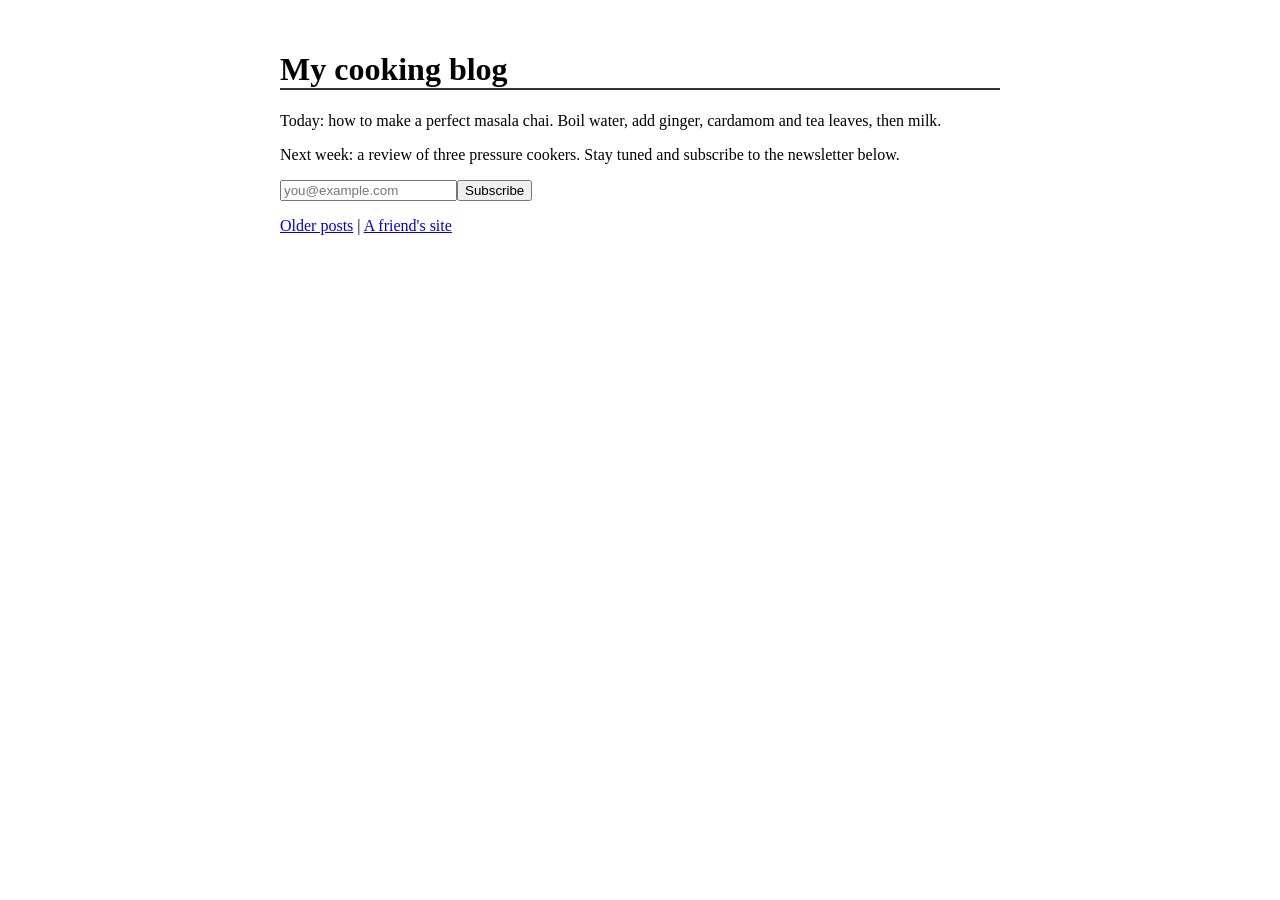
<file: demo/blog/index.html>
<!doctype html><html lang="en"><head><meta charset="utf-8"><title>My cooking blog</title>
<style>body{font-family:Georgia,serif;max-width:720px;margin:0 auto;padding:30px}h1{border-bottom:2px solid #333}</style></head>
<body><h1>My cooking blog</h1><p>Today: how to make a perfect masala chai. Boil water, add ginger, cardamom and tea leaves, then milk.</p>
<p>Next week: a review of three pressure cookers. Stay tuned and subscribe to the newsletter below.</p>
<form action="/subscribe"><input type="email" name="email" placeholder="you@example.com"><button>Subscribe</button></form>
<p><a href="/blog/2">Older posts</a> | <a href="https://example.org">A friend's site</a></p></body></html>
</file>
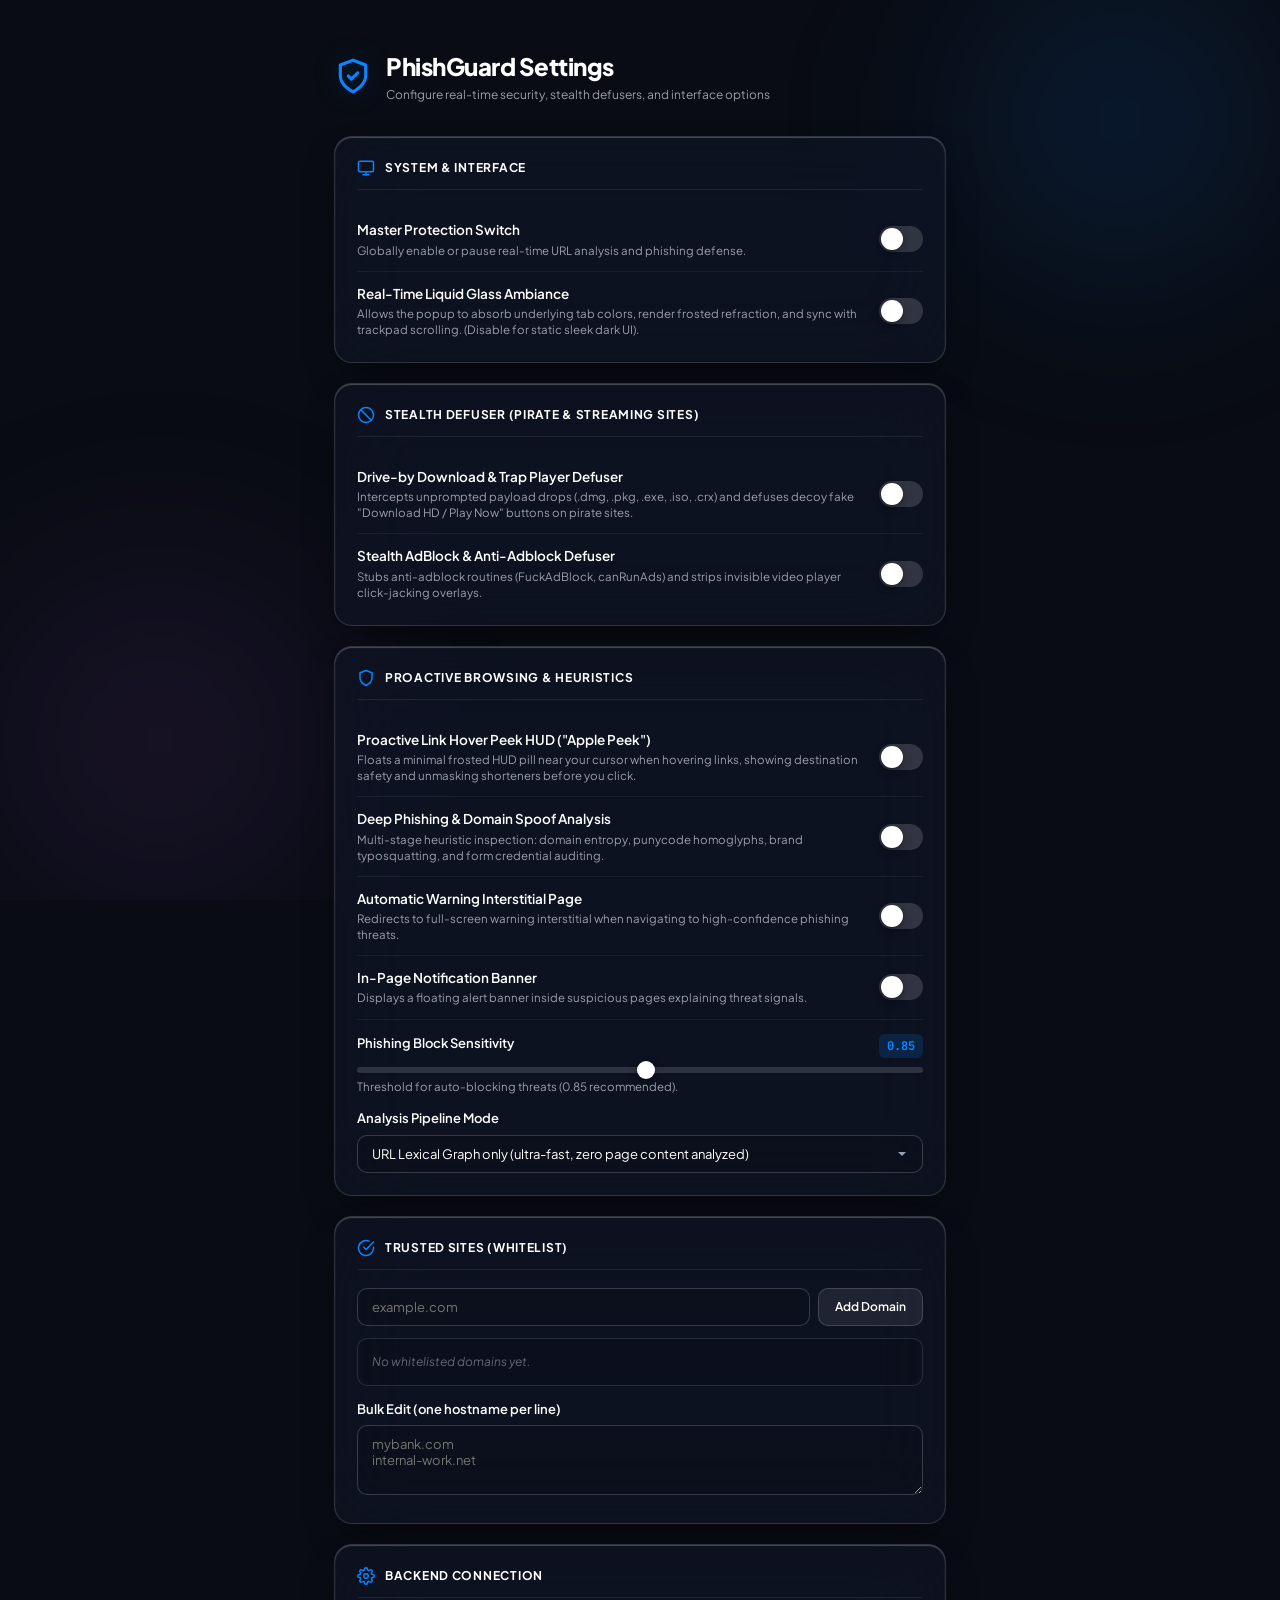
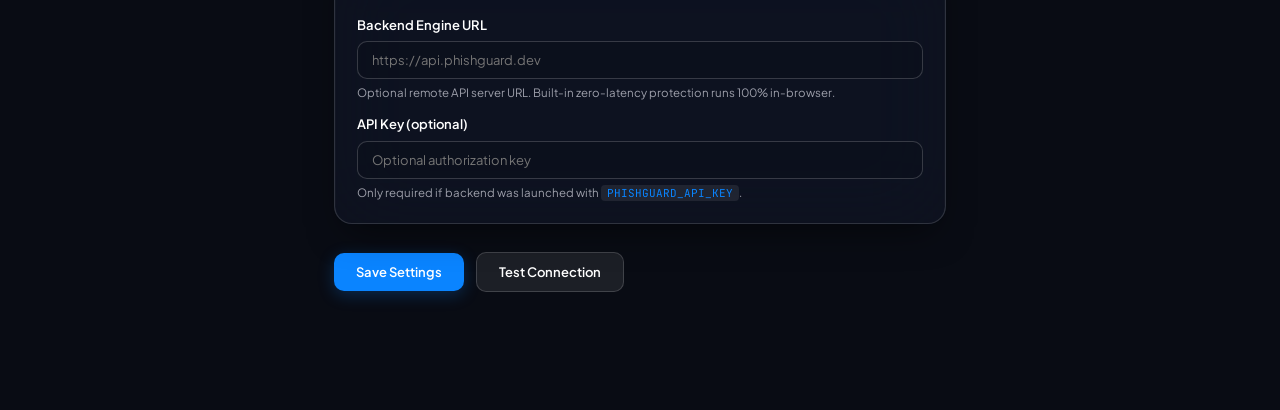
<file: extension/options.html>
<!doctype html>
<html lang="en">
<head>
<meta charset="utf-8">
<title>PhishGuard Settings</title>
<link href="https://fonts.googleapis.com/css2?family=Plus+Jakarta+Sans:wght@400;500;600;700;800&family=JetBrains+Mono:wght@500;600&display=swap" rel="stylesheet">
<style>
:root {
  --bg: #090c14;
  --card: rgba(18, 22, 36, 0.65);
  --card-border: rgba(255, 255, 255, 0.14);
  --card-border-hover: rgba(255, 255, 255, 0.24);
  --ink: #ffffff;
  --mute: rgba(235, 235, 245, 0.65);
  --tertiary: rgba(235, 235, 245, 0.40);
  --apple-blue: #0a84ff;
  --apple-blue-glow: rgba(10, 132, 255, 0.25);
  --apple-green: #30d158;
  --apple-red: #ff453a;
  --apple-purple: #bf5af2;
  --radius-card: 18px;
  --radius-dock: 9999px;
  --radius-sm: 10px;
  --spring: 0.25s cubic-bezier(0.2, 0.8, 0.2, 1);
}

* { box-sizing: border-box; margin: 0; padding: 0; }

body {
  font-family: -apple-system, BlinkMacSystemFont, 'Plus Jakarta Sans', "SF Pro Display", sans-serif;
  font-size: 13.5px;
  line-height: 1.5;
  background: var(--bg);
  color: var(--ink);
  min-height: 100vh;
  position: relative;
  overflow-x: hidden;
}

/* Background ambient glows matching VisionOS */
.ambient-glow-bg {
  position: fixed;
  inset: 0;
  pointer-events: none;
  z-index: 0;
  overflow: hidden;
}
.glow-orb-1 {
  position: absolute;
  top: -120px; right: -80px;
  width: 480px; height: 480px;
  border-radius: 50%;
  background: radial-gradient(circle, rgba(10, 132, 255, 0.16) 0%, transparent 70%);
  filter: blur(80px);
}
.glow-orb-2 {
  position: absolute;
  bottom: -100px; left: -100px;
  width: 520px; height: 520px;
  border-radius: 50%;
  background: radial-gradient(circle, rgba(191, 90, 242, 0.12) 0%, transparent 70%);
  filter: blur(90px);
}

.container {
  position: relative;
  z-index: 1;
  max-width: 660px;
  margin: 0 auto;
  padding: 48px 24px 80px;
}

/* ── Header ────────────────────────────────────────── */
.page-header {
  display: flex;
  align-items: center;
  justify-content: space-between;
  margin-bottom: 32px;
}
.header-brand {
  display: flex;
  align-items: center;
  gap: 14px;
}
.header-icon {
  width: 38px;
  height: 38px;
  color: var(--apple-blue);
  filter: drop-shadow(0 0 12px var(--apple-blue-glow));
}
.header-title-wrap h1 {
  font-size: 24px;
  font-weight: 800;
  letter-spacing: -0.02em;
  color: #ffffff;
}
.header-title-wrap span {
  font-size: 12px;
  color: var(--mute);
}

/* ── Frosted Card Sections ─────────────────────────── */
.section {
  background: var(--card);
  backdrop-filter: blur(40px) saturate(200%);
  -webkit-backdrop-filter: blur(40px) saturate(200%);
  border: 0.5px solid var(--card-border);
  border-radius: var(--radius-card);
  padding: 22px;
  margin-bottom: 20px;
  box-shadow: 0 16px 36px -12px rgba(0, 0, 0, 0.55), inset 0 1px 1px 0 rgba(255, 255, 255, 0.25);
  transition: border-color var(--spring);
}
.section:hover {
  border-color: var(--card-border-hover);
}

.section-head {
  display: flex;
  align-items: center;
  gap: 10px;
  margin-bottom: 18px;
  padding-bottom: 12px;
  border-bottom: 0.5px solid rgba(255, 255, 255, 0.08);
}
.section-icon {
  width: 18px;
  height: 18px;
  color: var(--apple-blue);
}
.section-title {
  font-size: 12px;
  font-weight: 700;
  text-transform: uppercase;
  letter-spacing: 0.06em;
  color: #ffffff;
}

/* ── Settings Row with Apple Toggle ────────────────── */
.setting-row {
  display: flex;
  align-items: center;
  justify-content: space-between;
  padding: 12px 0;
  border-bottom: 0.5px solid rgba(255, 255, 255, 0.06);
}
.setting-row:last-child {
  border-bottom: none;
  padding-bottom: 2px;
}
.setting-info {
  padding-right: 18px;
}
.setting-label {
  font-weight: 600;
  font-size: 13.5px;
  color: #ffffff;
  display: block;
}
.setting-desc {
  font-size: 11.5px;
  color: var(--mute);
  margin-top: 2px;
  display: block;
  line-height: 1.4;
}

/* ── Apple iOS System Toggle ───────────────────────── */
.apple-toggle {
  position: relative;
  display: inline-block;
  width: 44px;
  height: 26px;
  flex-shrink: 0;
  cursor: pointer;
  user-select: none;
}
.apple-toggle input {
  opacity: 0;
  width: 0;
  height: 0;
  position: absolute;
}
.apple-toggle-slider {
  position: absolute;
  inset: 0;
  background-color: rgba(120, 120, 128, 0.35);
  border-radius: var(--radius-dock);
  transition: background-color var(--spring);
}
.apple-toggle-slider::before {
  content: "";
  position: absolute;
  height: 22px;
  width: 22px;
  left: 2px;
  bottom: 2px;
  background-color: #ffffff;
  border-radius: 50%;
  box-shadow: 0 3px 8px rgba(0, 0, 0, 0.35), 0 1px 1px rgba(0, 0, 0, 0.16);
  transition: transform var(--spring);
}
.apple-toggle input:checked + .apple-toggle-slider {
  background-color: #34c759;
}
.apple-toggle input:checked + .apple-toggle-slider::before {
  transform: translateX(18px);
}

/* ── Form Controls (Inputs, Selects, Sliders) ──────── */
.control-block {
  margin-top: 14px;
}
.input-label {
  display: block;
  font-weight: 600;
  font-size: 13px;
  color: #ffffff;
  margin-bottom: 6px;
}
.input-hint {
  font-size: 11.5px;
  color: var(--mute);
  margin-top: 5px;
  display: block;
}
.input-hint code {
  background: rgba(255, 255, 255, 0.08);
  padding: 1px 6px;
  border-radius: 4px;
  font-family: 'JetBrains Mono', monospace;
  font-size: 11px;
  color: var(--apple-blue);
}

input[type="text"],
input[type="password"],
select,
textarea {
  width: 100%;
  padding: 10px 14px;
  border: 0.5px solid rgba(255, 255, 255, 0.18);
  border-radius: var(--radius-sm);
  background: rgba(12, 16, 28, 0.75);
  color: #ffffff;
  font-family: inherit;
  font-size: 13px;
  transition: border-color var(--spring), box-shadow var(--spring);
  outline: none;
}
input:focus, select:focus, textarea:focus {
  border-color: var(--apple-blue);
  box-shadow: 0 0 0 3px var(--apple-blue-glow);
}

select {
  appearance: none;
  background-image: url("data:image/svg+xml,%3Csvg xmlns='http://www.w3.org/2000/svg' width='12' height='12' fill='%2394a3b8'%3E%3Cpath d='M2 4l4 4 4-4'/%3E%3C/svg%3E");
  background-repeat: no-repeat;
  background-position: right 14px center;
  padding-right: 36px;
  cursor: pointer;
}

/* ── Range Slider ──────────────────────────────────── */
.range-wrap {
  display: flex;
  align-items: center;
  gap: 16px;
  margin-top: 8px;
}
input[type="range"] {
  -webkit-appearance: none;
  flex: 1;
  height: 6px;
  background: rgba(255, 255, 255, 0.14);
  border-radius: 99px;
  outline: none;
  border: none;
}
input[type="range"]::-webkit-slider-thumb {
  -webkit-appearance: none;
  width: 18px;
  height: 18px;
  border-radius: 50%;
  background: #ffffff;
  cursor: pointer;
  box-shadow: 0 2px 8px rgba(0, 0, 0, 0.4);
  transition: transform var(--spring);
}
input[type="range"]::-webkit-slider-thumb:hover {
  transform: scale(1.15);
}
.range-badge {
  font-family: 'JetBrains Mono', monospace;
  font-size: 12px;
  font-weight: 700;
  color: var(--apple-blue);
  background: rgba(10, 132, 255, 0.16);
  padding: 3px 8px;
  border-radius: 6px;
}

/* ── Trusted Sites Chips & Add Input ───────────────── */
.whitelist-add-row {
  display: flex;
  gap: 8px;
  margin-bottom: 12px;
}
.whitelist-add-row input {
  flex: 1;
}
.whitelist-chips {
  display: flex;
  flex-wrap: wrap;
  gap: 6px;
  min-height: 38px;
  padding: 10px;
  background: rgba(12, 16, 28, 0.6);
  border: 0.5px solid rgba(255, 255, 255, 0.12);
  border-radius: var(--radius-sm);
  max-height: 160px;
  overflow-y: auto;
}
.whitelist-chip {
  display: inline-flex;
  align-items: center;
  gap: 6px;
  background: rgba(255, 255, 255, 0.08);
  border: 0.5px solid rgba(255, 255, 255, 0.16);
  padding: 3px 10px;
  border-radius: 99px;
  font-size: 11.5px;
  color: #ffffff;
  font-family: 'JetBrains Mono', monospace;
}
.chip-remove-btn {
  background: transparent;
  border: none;
  color: var(--mute);
  font-size: 14px;
  line-height: 1;
  cursor: pointer;
  transition: color var(--spring);
}
.chip-remove-btn:hover {
  color: var(--apple-red);
}
.whitelist-empty {
  font-size: 12px;
  color: var(--tertiary);
  font-style: italic;
  padding: 4px;
}

/* ── Action Buttons ────────────────────────────────── */
.btn-row {
  display: flex;
  align-items: center;
  gap: 12px;
  margin-top: 28px;
}
button {
  font-family: inherit;
  font-weight: 600;
  font-size: 13px;
  padding: 11px 22px;
  border-radius: var(--radius-sm);
  cursor: pointer;
  transition: all var(--spring);
  border: none;
  display: inline-flex;
  align-items: center;
  justify-content: center;
  gap: 8px;
}
.btn-primary {
  background: var(--apple-blue);
  color: #ffffff;
  box-shadow: 0 4px 16px var(--apple-blue-glow);
}
.btn-primary:hover {
  background: #0071e3;
  transform: translateY(-1px);
}
.btn-secondary {
  background: rgba(255, 255, 255, 0.08);
  color: #ffffff;
  border: 0.5px solid rgba(255, 255, 255, 0.16);
}
.btn-secondary:hover {
  background: rgba(255, 255, 255, 0.14);
}
.btn-sm {
  padding: 8px 16px;
  font-size: 12px;
}

/* Status Toast */
#statusToast {
  margin-top: 16px;
  font-size: 12.5px;
  font-weight: 500;
  min-height: 22px;
  transition: color var(--spring);
}
#statusToast.success { color: var(--apple-green); }
#statusToast.error { color: var(--apple-red); }
</style>
</head>
<body>
<div class="ambient-glow-bg">
  <div class="glow-orb-1"></div>
  <div class="glow-orb-2"></div>
</div>

<div class="container">
  <!-- Top Navigation Header -->
  <header class="page-header">
    <div class="header-brand">
      <svg class="header-icon" viewBox="0 0 24 24" fill="none" stroke="currentColor" stroke-width="2" stroke-linecap="round" stroke-linejoin="round">
        <path d="M12 22s8-4 8-10V5l-8-3-8 3v7c0 6 8 10 8 10z"/>
        <path d="m9 12 2 2 4-4"/>
      </svg>
      <div class="header-title-wrap">
        <h1>PhishGuard Settings</h1>
        <span>Configure real-time security, stealth defusers, and interface options</span>
      </div>
    </div>
  </header>

  <!-- SECTION 1: SYSTEM & INTERFACE -->
  <section class="section">
    <div class="section-head">
      <svg class="section-icon" viewBox="0 0 24 24" fill="none" stroke="currentColor" stroke-width="2" stroke-linecap="round" stroke-linejoin="round">
        <rect x="2" y="3" width="20" height="14" rx="2" ry="2"/>
        <line x1="8" y1="21" x2="16" y2="21"/>
        <line x1="12" y1="17" x2="12" y2="21"/>
      </svg>
      <h2 class="section-title">System & Interface</h2>
    </div>

    <!-- Toggle: Master Protection -->
    <div class="setting-row">
      <div class="setting-info">
        <span class="setting-label">Master Protection Switch</span>
        <span class="setting-desc">Globally enable or pause real-time URL analysis and phishing defense.</span>
      </div>
      <label class="apple-toggle">
        <input id="enabled" type="checkbox">
        <span class="apple-toggle-slider"></span>
      </label>
    </div>

    <!-- Toggle: Real-Time Liquid Glass UI -->
    <div class="setting-row">
      <div class="setting-info">
        <span class="setting-label">Real-Time Liquid Glass Ambiance</span>
        <span class="setting-desc">Allows the popup to absorb underlying tab colors, render frosted refraction, and sync with trackpad scrolling. (Disable for static sleek dark UI).</span>
      </div>
      <label class="apple-toggle">
        <input id="liquidGlass" type="checkbox">
        <span class="apple-toggle-slider"></span>
      </label>
    </div>
  </section>

  <!-- SECTION 2: STREAMING & PIRATE SITE DEFUSER -->
  <section class="section">
    <div class="section-head">
      <svg class="section-icon" viewBox="0 0 24 24" fill="none" stroke="currentColor" stroke-width="2" stroke-linecap="round" stroke-linejoin="round">
        <circle cx="12" cy="12" r="10"/>
        <line x1="4.93" y1="4.93" x2="19.07" y2="19.07"/>
      </svg>
      <h2 class="section-title">Stealth Defuser (Pirate & Streaming Sites)</h2>
    </div>

    <!-- Toggle: Drive-by Download & Decoy Trap Defuser -->
    <div class="setting-row">
      <div class="setting-info">
        <span class="setting-label">Drive-by Download & Trap Player Defuser</span>
        <span class="setting-desc">Intercepts unprompted payload drops (.dmg, .pkg, .exe, .iso, .crx) and defuses decoy fake "Download HD / Play Now" buttons on pirate sites.</span>
      </div>
      <label class="apple-toggle">
        <input id="driveByDefuser" type="checkbox">
        <span class="apple-toggle-slider"></span>
      </label>
    </div>

    <!-- Toggle: Stealth AdBlocker -->
    <div class="setting-row">
      <div class="setting-info">
        <span class="setting-label">Stealth AdBlock & Anti-Adblock Defuser</span>
        <span class="setting-desc">Stubs anti-adblock routines (FuckAdBlock, canRunAds) and strips invisible video player click-jacking overlays.</span>
      </div>
      <label class="apple-toggle">
        <input id="stealthAdblock" type="checkbox">
        <span class="apple-toggle-slider"></span>
      </label>
    </div>
  </section>

  <!-- SECTION 3: PROACTIVE BROWSING & HEURISTIC DEFENSE -->
  <section class="section">
    <div class="section-head">
      <svg class="section-icon" viewBox="0 0 24 24" fill="none" stroke="currentColor" stroke-width="2" stroke-linecap="round" stroke-linejoin="round">
        <path d="M12 22s8-4 8-10V5l-8-3-8 3v7c0 6 8 10 8 10z"/>
      </svg>
      <h2 class="section-title">Proactive Browsing & Heuristics</h2>
    </div>

    <!-- Toggle: Link Hover Peek HUD -->
    <div class="setting-row">
      <div class="setting-info">
        <span class="setting-label">Proactive Link Hover Peek HUD ("Apple Peek")</span>
        <span class="setting-desc">Floats a minimal frosted HUD pill near your cursor when hovering links, showing destination safety and unmasking shorteners before you click.</span>
      </div>
      <label class="apple-toggle">
        <input id="linkHoverHud" type="checkbox">
        <span class="apple-toggle-slider"></span>
      </label>
    </div>

    <!-- Toggle: Phishing Shield -->
    <div class="setting-row">
      <div class="setting-info">
        <span class="setting-label">Deep Phishing & Domain Spoof Analysis</span>
        <span class="setting-desc">Multi-stage heuristic inspection: domain entropy, punycode homoglyphs, brand typosquatting, and form credential auditing.</span>
      </div>
      <label class="apple-toggle">
        <input id="phishingShield" type="checkbox">
        <span class="apple-toggle-slider"></span>
      </label>
    </div>

    <!-- Toggle: Auto Block Warning Page -->
    <div class="setting-row">
      <div class="setting-info">
        <span class="setting-label">Automatic Warning Interstitial Page</span>
        <span class="setting-desc">Redirects to full-screen warning interstitial when navigating to high-confidence phishing threats.</span>
      </div>
      <label class="apple-toggle">
        <input id="autoBlock" type="checkbox">
        <span class="apple-toggle-slider"></span>
      </label>
    </div>

    <!-- Toggle: In-Page Banner -->
    <div class="setting-row">
      <div class="setting-info">
        <span class="setting-label">In-Page Notification Banner</span>
        <span class="setting-desc">Displays a floating alert banner inside suspicious pages explaining threat signals.</span>
      </div>
      <label class="apple-toggle">
        <input id="banner" type="checkbox">
        <span class="apple-toggle-slider"></span>
      </label>
    </div>

    <!-- Block Threshold Slider -->
    <div class="control-block">
      <div style="display:flex;justify-content:space-between;align-items:center">
        <span class="input-label">Phishing Block Sensitivity</span>
        <span class="range-badge" id="thrVal">0.85</span>
      </div>
      <div class="range-wrap">
        <input id="blockThreshold" type="range" min="0.50" max="0.99" step="0.01">
      </div>
      <span class="input-hint">Threshold for auto-blocking threats (0.85 recommended).</span>
    </div>

    <!-- Scan Depth Mode -->
    <div class="control-block">
      <span class="input-label">Analysis Pipeline Mode</span>
      <select id="mode">
        <option value="url">URL Lexical Graph only (ultra-fast, zero page content analyzed)</option>
        <option value="auto">URL + DOM Structure, screenshot only when server requests (recommended)</option>
        <option value="always">Always capture downscaled screenshot (demonstrations)</option>
      </select>
    </div>
  </section>

  <!-- SECTION 4: TRUSTED SITES (WHITELIST) -->
  <section class="section">
    <div class="section-head">
      <svg class="section-icon" viewBox="0 0 24 24" fill="none" stroke="currentColor" stroke-width="2" stroke-linecap="round" stroke-linejoin="round">
        <path d="M22 11.08V12a10 10 0 1 1-5.93-9.14"/>
        <polyline points="22 4 12 14.01 9 11.01"/>
      </svg>
      <h2 class="section-title">Trusted Sites (Whitelist)</h2>
    </div>

    <div class="whitelist-add-row">
      <input id="newDomainInput" type="text" placeholder="example.com">
      <button id="addDomainBtn" class="btn-secondary btn-sm">Add Domain</button>
    </div>

    <div class="whitelist-chips" id="whitelistChips">
      <span class="whitelist-empty">No whitelisted domains yet.</span>
    </div>

    <div class="control-block" style="margin-top:14px">
      <span class="input-label">Bulk Edit (one hostname per line)</span>
      <textarea id="allowlist" rows="3" placeholder="mybank.com&#10;internal-work.net"></textarea>
    </div>
  </section>

  <!-- SECTION 5: BACKEND CONNECTION -->
  <section class="section">
    <div class="section-head">
      <svg class="section-icon" viewBox="0 0 24 24" fill="none" stroke="currentColor" stroke-width="2" stroke-linecap="round" stroke-linejoin="round">
        <circle cx="12" cy="12" r="3"/>
        <path d="M19.4 15a1.65 1.65 0 0 0 .33 1.82l.06.06a2 2 0 0 1 0 2.83 2 2 0 0 1-2.83 0l-.06-.06a1.65 1.65 0 0 0-1.82-.33 1.65 1.65 0 0 0-1 1.51V21a2 2 0 0 1-2 2 2 2 0 0 1-2-2v-.09A1.65 1.65 0 0 0 9 19.4a1.65 1.65 0 0 0-1.82.33l-.06.06a2 2 0 0 1-2.83 0 2 2 0 0 1 0-2.83l.06-.06a1.65 1.65 0 0 0 .33-1.82 1.65 1.65 0 0 0-1.51-1H3a2 2 0 0 1-2-2 2 2 0 0 1 2-2h.09A1.65 1.65 0 0 0 4.6 9a1.65 1.65 0 0 0-.33-1.82l-.06-.06a2 2 0 0 1 0-2.83 2 2 0 0 1 2.83 0l.06.06a1.65 1.65 0 0 0 1.82.33H9a1.65 1.65 0 0 0 1-1.51V3a2 2 0 0 1 2-2 2 2 0 0 1 2 2v.09a1.65 1.65 0 0 0 1 1.51 1.65 1.65 0 0 0 1.82-.33l.06-.06a2 2 0 0 1 2.83 0 2 2 0 0 1 0 2.83l-.06.06a1.65 1.65 0 0 0-.33 1.82V9a1.65 1.65 0 0 0 1.51 1H21a2 2 0 0 1 2 2 2 2 0 0 1-2 2h-.09a1.65 1.65 0 0 0-1.51 1z"/>
      </svg>
      <h2 class="section-title">Backend Connection</h2>
    </div>

    <div class="control-block">
      <span class="input-label">Backend Engine URL</span>
      <input id="apiBase" type="text" placeholder="https://api.phishguard.dev">
      <span class="input-hint">Optional remote API server URL. Built-in zero-latency protection runs 100% in-browser.</span>
    </div>

    <div class="control-block">
      <span class="input-label">API Key (optional)</span>
      <input id="apiKey" type="password" autocomplete="off" placeholder="Optional authorization key">
      <span class="input-hint">Only required if backend was launched with <code>PHISHGUARD_API_KEY</code>.</span>
    </div>
  </section>

  <!-- Save & Actions -->
  <div class="btn-row">
    <button id="save" class="btn-primary">Save Settings</button>
    <button id="test" class="btn-secondary">Test Connection</button>
  </div>
  <p id="statusToast" role="status"></p>
</div>

<script src="options.js"></script>
</body>
</html>
</file>
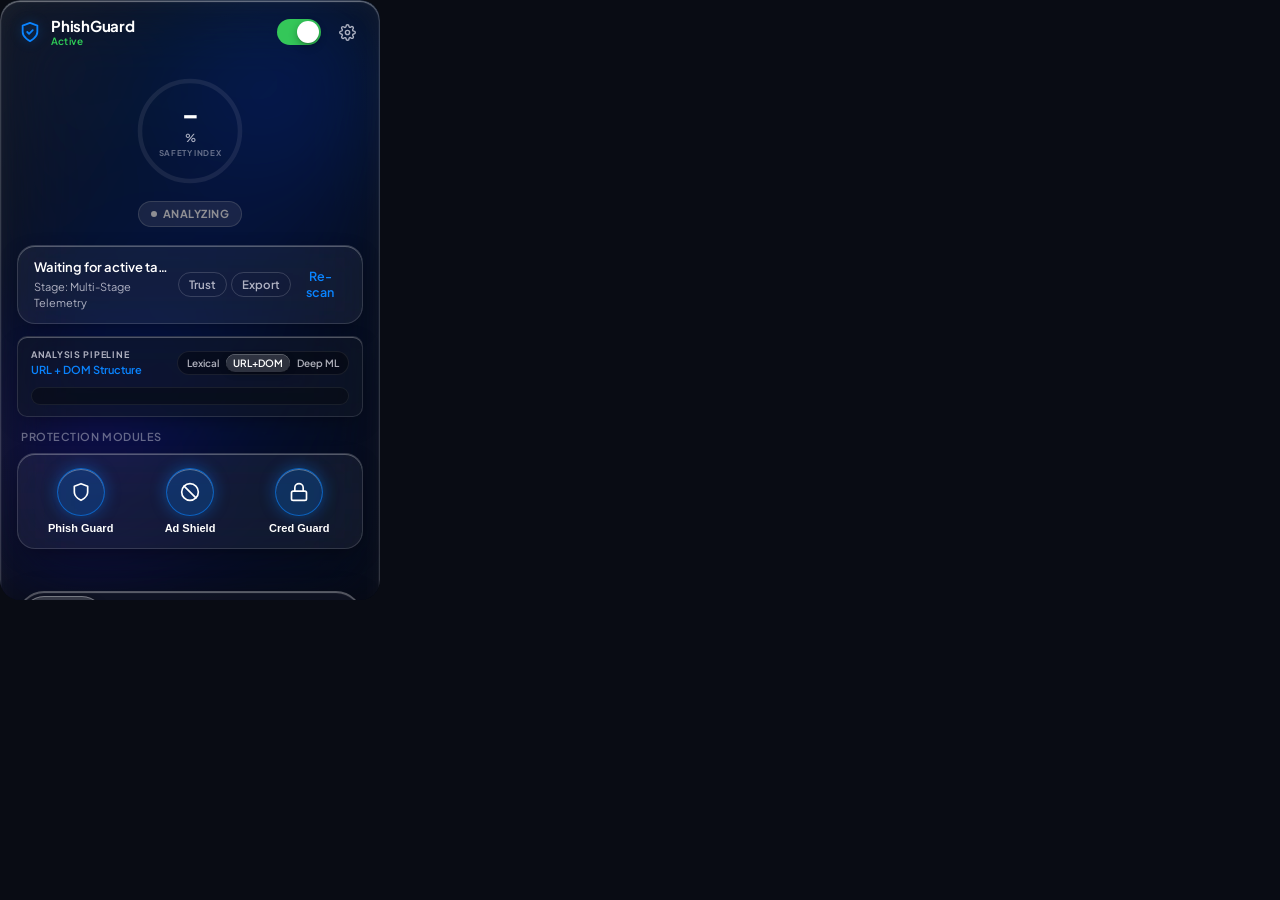
<file: extension/popup.html>
<!doctype html>
<html lang="en">
<head>
<meta charset="utf-8">
<title>PhishGuard</title>
<link href="https://fonts.googleapis.com/css2?family=Plus+Jakarta+Sans:wght@400;500;600;700;800&family=JetBrains+Mono:wght@500;600;700&display=swap" rel="stylesheet">
<link rel="stylesheet" href="popup.css">
</head>
<body>
  <!-- Apple Liquid Glass Tab Absorption & Refraction Mesh -->
  <div class="apple-glass-backdrop" id="tabBackdrop" aria-hidden="true">
    <div class="tab-capture-layer is-active" id="tabCaptureA"></div>
    <div class="tab-capture-layer is-idle" id="tabCaptureB"></div>
    <div class="ambient-mesh" id="ambientMesh">
      <div class="ambient-glow glow-top" id="glowTop"></div>
      <div class="ambient-glow glow-bottom" id="glowBottom"></div>
      <div class="ambient-glow glow-center" id="glowCenter"></div>
    </div>
    <div class="glass-frost-overlay"></div>
  </div>

  <div class="popup-shell">
    <!-- Top Navigation Bar: Apple Header with Global Protection Switch -->
    <header class="nav-bar">
      <div class="brand-cluster">
        <svg class="brand-icon" viewBox="0 0 24 24" fill="none" stroke="currentColor" stroke-width="2" stroke-linecap="round" stroke-linejoin="round">
          <path d="M12 22s8-4 8-10V5l-8-3-8 3v7c0 6 8 10 8 10z"/>
          <path d="m9 12 2 2 4-4"/>
        </svg>
        <div class="brand-meta">
          <span class="brand-name">PhishGuard</span>
          <span class="brand-sub" id="headerStatusText">Active</span>
        </div>
      </div>
      <div class="header-controls">
        <!-- Apple iOS System Toggle Switch -->
        <label class="apple-toggle" title="Toggle PhishGuard Protection">
          <input type="checkbox" id="globalToggle" checked>
          <span class="apple-toggle-slider"></span>
        </label>
        <button id="openOptions" class="icon-action-btn" title="Settings" aria-label="Settings">
          <svg viewBox="0 0 24 24" fill="none" stroke="currentColor" stroke-width="2" stroke-linecap="round" stroke-linejoin="round">
            <circle cx="12" cy="12" r="3"/>
            <path d="M19.4 15a1.65 1.65 0 0 0 .33 1.82l.06.06a2 2 0 0 1 0 2.83 2 2 0 0 1-2.83 0l-.06-.06a1.65 1.65 0 0 0-1.82-.33 1.65 1.65 0 0 0-1 1.51V21a2 2 0 0 1-2 2 2 2 0 0 1-2-2v-.09A1.65 1.65 0 0 0 9 19.4a1.65 1.65 0 0 0-1.82.33l-.06.06a2 2 0 0 1-2.83 0 2 2 0 0 1 0-2.83l.06-.06a1.65 1.65 0 0 0 .33-1.82 1.65 1.65 0 0 0-1.51-1H3a2 2 0 0 1-2-2 2 2 0 0 1 2-2h.09A1.65 1.65 0 0 0 4.6 9a1.65 1.65 0 0 0-.33-1.82l-.06-.06a2 2 0 0 1 0-2.83 2 2 0 0 1 2.83 0l.06.06a1.65 1.65 0 0 0 1.82.33H9a1.65 1.65 0 0 0 1-1.51V3a2 2 0 0 1 2-2 2 2 0 0 1 2 2v.09a1.65 1.65 0 0 0 1 1.51 1.65 1.65 0 0 0 1.82-.33l.06-.06a2 2 0 0 1 2.83 0 2 2 0 0 1 0 2.83l-.06.06a1.65 1.65 0 0 0-.33 1.82V9a1.65 1.65 0 0 0 1.51 1H21a2 2 0 0 1 2 2 2 2 0 0 1-2 2h-.09a1.65 1.65 0 0 0-1.51 1z"/>
          </svg>
        </button>
      </div>
    </header>

    <!-- Main View Area -->
    <main class="view-content" id="mainViewContent">
      
      <!-- TAB 1: STATUS / DEFENSE HERO VIEW -->
      <section id="panel-defense" class="app-panel active">
        <!-- Disabled / Paused Overlay Banner (shown when toggled off) -->
        <div id="pausedBanner" class="paused-card is-hidden" hidden>
          <div class="paused-icon-wrap">
            <svg viewBox="0 0 24 24" fill="none" stroke="currentColor" stroke-width="2" stroke-linecap="round" stroke-linejoin="round">
              <circle cx="12" cy="12" r="10"/>
              <line x1="4.93" y1="4.93" x2="19.07" y2="19.07"/>
            </svg>
          </div>
          <div class="paused-text">
            <b>Protection is Paused</b>
            <span>Web traffic is unmonitored.</span>
          </div>
          <button id="resumeBtn" class="resume-btn">Resume</button>
        </div>

        <!-- Hero Centerpiece: Slender Precision Liquid Glass Gauge -->
        <div class="hero-stage" id="heroStage">
          <div class="gauge-assembly" id="gaugeWrap">
            <svg viewBox="0 0 120 120" class="gauge-render">
              <circle class="gauge-track" cx="60" cy="60" r="50"/>
              <circle class="gauge-sheen" id="gaugeGlow" cx="60" cy="60" r="50"
                      stroke-dasharray="314.16" stroke-dashoffset="314.16"/>
              <circle class="gauge-stroke" id="gaugeFill" cx="60" cy="60" r="50"
                      stroke-dasharray="314.16" stroke-dashoffset="314.16"/>
            </svg>
            <div class="gauge-readout">
              <span class="gauge-number" id="riskPct">–</span>
              <span class="gauge-metric" id="pctUnit">%</span>
              <span class="gauge-caption" id="gaugeCaption">SAFETY INDEX</span>
            </div>
          </div>
          <div class="badge-holder">
            <span id="badge" class="verdict-capsule pending">
              <span class="indicator-dot"></span>
              <span id="badgeText">Analyzing</span>
            </span>
          </div>
        </div>

        <!-- Current Domain & Telemetry Card -->
        <div class="inset-card domain-status-card">
          <div class="domain-details">
            <span class="domain-title" id="domain">Waiting for active tab…</span>
            <span class="domain-meta" id="stageMeta">Stage: Multi-Stage Telemetry</span>
          </div>
          <div class="domain-actions">
            <button id="trustSiteBtn" class="trust-action-btn" title="Whitelist / trust this domain">Trust</button>
            <button id="exportReportBtn" class="export-action-btn" title="Export Security Incident Audit Report">Export</button>
            <button id="rescan" class="rescan-action-btn">Re-scan</button>
          </div>
        </div>

        <!-- Analysis Pipeline Engine Showcase -->
        <div class="inset-card pipeline-card" id="pipelineCard">
          <div class="pipeline-header">
            <div class="pipeline-title-wrap">
              <span class="pipeline-badge">ANALYSIS PIPELINE</span>
              <span class="pipeline-sub" id="pipelineModeName">URL + DOM Structure</span>
            </div>
            <!-- Interactive Mode Switcher Pills -->
            <div class="pipeline-switch-pills" id="pipelinePills" role="radiogroup" aria-label="Pipeline Engine Mode">
              <button class="pipe-pill" data-mode="url" id="pillUrl" title="URL Lexical Graph Engine">Lexical</button>
              <button class="pipe-pill active" data-mode="auto" id="pillAuto" title="URL + DOM Structure">URL+DOM</button>
              <button class="pipe-pill" data-mode="always" id="pillAlways" title="Deep ML Vision Ensemble">Deep ML</button>
            </div>
          </div>
          <!-- Dynamic Showcase Visualization Slot -->
          <div class="pipeline-visual-slot" id="pipelineVisualSlot"></div>
        </div>

        <!-- 3-Button Control Row: Precision Frosted Glass Radios -->
        <div class="section-group">
          <div class="group-header">PROTECTION MODULES</div>
          <div class="inset-card control-row-card">
            <!-- Phish Defense Button -->
            <button class="glass-circle-btn active" id="ctrlShield">
              <div class="icon-disc">
                <svg viewBox="0 0 24 24" fill="none" stroke="currentColor" stroke-width="2" stroke-linecap="round" stroke-linejoin="round">
                  <path d="M12 22s8-4 8-10V5l-8-3-8 3v7c0 6 8 10 8 10z"/>
                </svg>
              </div>
              <span class="disc-label">Phish Guard</span>
            </button>
            <!-- Stealth AdBlock Button -->
            <button class="glass-circle-btn active" id="ctrlAdBlock">
              <div class="icon-disc">
                <svg viewBox="0 0 24 24" fill="none" stroke="currentColor" stroke-width="2" stroke-linecap="round" stroke-linejoin="round">
                  <circle cx="12" cy="12" r="10"/>
                  <line x1="4.93" y1="4.93" x2="19.07" y2="19.07"/>
                </svg>
              </div>
              <span class="disc-label">Ad Shield</span>
            </button>
            <!-- Credential Guard Button -->
            <button class="glass-circle-btn active" id="ctrlCreds">
              <div class="icon-disc">
                <svg viewBox="0 0 24 24" fill="none" stroke="currentColor" stroke-width="2" stroke-linecap="round" stroke-linejoin="round">
                  <rect x="3" y="11" width="18" height="11" rx="2" ry="2"/>
                  <path d="M7 11V7a5 5 0 0 1 10 0v4"/>
                </svg>
              </div>
              <span class="disc-label">Cred Guard</span>
            </button>
          </div>
        </div>

        <!-- Detection Signals Inset Card (if flags present) -->
        <div id="reasonsWrap" class="inset-card signals-card" hidden>
          <div class="card-subtitle">DETECTION SIGNALS</div>
          <ul id="reasons" class="signals-collection"></ul>
        </div>

        <p id="error" class="error-strip" hidden></p>
        <p id="msg" class="inline-msg" role="status"></p>
      </section>

      <!-- TAB 2: STEALTH ADBLOCK & STREAMING DEFUSER -->
      <section id="panel-adshield" class="app-panel">
        <div class="inset-card info-hero-card">
          <div class="info-hero-top">
            <svg class="info-hero-icon" viewBox="0 0 24 24" fill="none" stroke="currentColor" stroke-width="2" stroke-linecap="round" stroke-linejoin="round">
              <circle cx="12" cy="12" r="10"/>
              <line x1="4.93" y1="4.93" x2="19.07" y2="19.07"/>
            </svg>
            <div class="info-hero-header">
              <h3>Stealth AdBlock & Defuser</h3>
              <span>Undetectable by Netmirror & streaming script checks</span>
            </div>
          </div>
          <p class="info-hero-body">
            Stubs anti-adblock detection routines (<code>window.canRunAds</code>, FuckAdBlock) before page scripts execute, and neutralizes transparent click-jack video overlays.
          </p>
        </div>

        <!-- Telemetry Numbers -->
        <div class="stats-matrix">
          <div class="stat-cell">
            <span class="stat-value" id="statAdTraps">0</span>
            <span class="stat-tag">Traps Bypassed</span>
          </div>
          <div class="stat-cell">
            <span class="stat-value" id="statAdPopups">0</span>
            <span class="stat-tag">Pop-unders Blocked</span>
          </div>
          <div class="stat-cell">
            <span class="stat-value" id="statAdsBlocked">0</span>
            <span class="stat-tag">Overlays Stripped</span>
          </div>
        </div>

        <!-- Clean Feature Inset List -->
        <div class="inset-card list-card">
          <div class="list-item">
            <svg class="item-check-icon" viewBox="0 0 24 24" fill="none" stroke="currentColor" stroke-width="2" stroke-linecap="round" stroke-linejoin="round">
              <polyline points="20 6 9 17 4 12"/>
            </svg>
            <div class="item-content">
              <b>Main-World Scriptlet Injection</b>
              <span>Neutralizes FuckAdBlock, BlockAdBlock & bait metrics.</span>
            </div>
          </div>
          <div class="list-item">
            <svg class="item-check-icon" viewBox="0 0 24 24" fill="none" stroke="currentColor" stroke-width="2" stroke-linecap="round" stroke-linejoin="round">
              <polyline points="20 6 9 17 4 12"/>
            </svg>
            <div class="item-content">
              <b>Video Overlay Defuser</b>
              <span>Strips transparent click layers placed over media players.</span>
            </div>
          </div>
          <div class="list-item">
            <svg class="item-check-icon" viewBox="0 0 24 24" fill="none" stroke="currentColor" stroke-width="2" stroke-linecap="round" stroke-linejoin="round">
              <polyline points="20 6 9 17 4 12"/>
            </svg>
            <div class="item-content">
              <b>Pop-under Interceptor</b>
              <span>Prevents deceptive background window pop-unders on click.</span>
            </div>
          </div>
        </div>
      </section>

      <!-- TAB 3: SECURITY NUTRITION MATRIX -->
      <section id="panel-matrix" class="app-panel">
        <div class="inset-card info-hero-card">
          <div class="info-hero-top">
            <svg class="info-hero-icon" viewBox="0 0 24 24" fill="none" stroke="currentColor" stroke-width="2" stroke-linecap="round" stroke-linejoin="round">
              <path d="M14 2H6a2 2 0 0 0-2 2v16a2 2 0 0 0 2 2h12a2 2 0 0 0 2-2V8z"/>
              <polyline points="14 2 14 8 20 8"/>
              <line x1="16" y1="13" x2="8" y2="13"/>
              <line x1="16" y1="17" x2="8" y2="17"/>
              <polyline points="10 9 9 9 8 9"/>
            </svg>
            <div class="info-hero-header">
              <h3>Security Nutrition Matrix</h3>
              <span>4-Pillar real-time heuristic inspection</span>
            </div>
          </div>
        </div>

        <div class="matrix-stack">
          <!-- Pillar 1: URL & Domain -->
          <div class="inset-card pillar-card">
            <div class="pillar-row">
              <svg class="pillar-icon" viewBox="0 0 24 24" fill="none" stroke="currentColor" stroke-width="2" stroke-linecap="round" stroke-linejoin="round">
                <circle cx="12" cy="12" r="10"/>
                <line x1="2" y1="12" x2="22" y2="12"/>
                <path d="M12 2a15.3 15.3 0 0 1 4 10 15.3 15.3 0 0 1-4 10 15.3 15.3 0 0 1-4-10 15.3 15.3 0 0 1 4-10z"/>
              </svg>
              <div class="pillar-head">
                <span class="pillar-title">URL & Domain Integrity</span>
                <span class="pillar-status" id="matUrlStatus">Checking</span>
              </div>
            </div>
            <p class="pillar-desc" id="matUrlDesc">Checking lexical entropy, homoglyphs, and TLD reputation.</p>
          </div>

          <!-- Pillar 2: Brand Authenticity -->
          <div class="inset-card pillar-card">
            <div class="pillar-row">
              <svg class="pillar-icon" viewBox="0 0 24 24" fill="none" stroke="currentColor" stroke-width="2" stroke-linecap="round" stroke-linejoin="round">
                <polygon points="12 2 15.09 8.26 22 9.27 17 14.14 18.18 21.02 12 17.77 5.82 21.02 7 14.14 2 9.27 8.91 8.26 12 2"/>
              </svg>
              <div class="pillar-head">
                <span class="pillar-title">Brand Authenticity</span>
                <span class="pillar-status" id="matBrandStatus">Checking</span>
              </div>
            </div>
            <p class="pillar-desc" id="matBrandDesc">Verifying official brand registration & identity signatures.</p>
          </div>

          <!-- Pillar 3: Credential Safety -->
          <div class="inset-card pillar-card">
            <div class="pillar-row">
              <svg class="pillar-icon" viewBox="0 0 24 24" fill="none" stroke="currentColor" stroke-width="2" stroke-linecap="round" stroke-linejoin="round">
                <rect x="3" y="11" width="18" height="11" rx="2" ry="2"/>
                <path d="M7 11V7a5 5 0 0 1 10 0v4"/>
              </svg>
              <div class="pillar-head">
                <span class="pillar-title">Credential & Form Safety</span>
                <span class="pillar-status" id="matFormStatus">Checking</span>
              </div>
            </div>
            <p class="pillar-desc" id="matFormDesc">Auditing password input security and external POST actions.</p>
          </div>

          <!-- Pillar 4: DOM Heuristics -->
          <div class="inset-card pillar-card">
            <div class="pillar-row">
              <svg class="pillar-icon" viewBox="0 0 24 24" fill="none" stroke="currentColor" stroke-width="2" stroke-linecap="round" stroke-linejoin="round">
                <polyline points="16 18 22 12 16 6"/>
                <polyline points="8 6 2 12 8 18"/>
              </svg>
              <div class="pillar-head">
                <span class="pillar-title">DOM & Behavioral Heuristics</span>
                <span class="pillar-status" id="matDomStatus">Checking</span>
              </div>
            </div>
            <p class="pillar-desc" id="matDomDesc">Inspecting hidden iframes, sensitive input probes, and scripts.</p>
          </div>
        </div>
      </section>

      <!-- TAB 4: DIRECT URL INSPECTOR -->
      <section id="panel-inspector" class="app-panel">
        <div class="inset-card info-hero-card">
          <div class="info-hero-top">
            <svg class="info-hero-icon" viewBox="0 0 24 24" fill="none" stroke="currentColor" stroke-width="2" stroke-linecap="round" stroke-linejoin="round">
              <circle cx="11" cy="11" r="8"/>
              <line x1="21" y1="21" x2="16.65" y2="16.65"/>
            </svg>
            <div class="info-hero-header">
              <h3>Direct URL Inspector</h3>
              <span>Inspect links safely before navigating to them</span>
            </div>
          </div>
        </div>

        <div class="inspector-field-wrap">
          <input id="quickUrl" type="url" placeholder="https://example.com/login" autocomplete="off" spellcheck="false">
          <button id="quickGo" class="inspect-submit-btn">Inspect</button>
        </div>
        <div id="quickResult" class="inspector-output-slot"></div>
      </section>

    </main>

    <!-- Apple VisionOS Floating Tab Capsule Dock (Bottom Nav) -->
    <nav class="apple-capsule-dock" role="tablist">
      <button class="dock-segment active" data-panel="panel-defense" role="tab" aria-selected="true">
        <svg class="dock-svg" viewBox="0 0 24 24" fill="none" stroke="currentColor" stroke-width="2" stroke-linecap="round" stroke-linejoin="round">
          <path d="M12 22s8-4 8-10V5l-8-3-8 3v7c0 6 8 10 8 10z"/>
          <path d="m9 12 2 2 4-4"/>
        </svg>
        <span class="dock-label">Status</span>
      </button>
      <button class="dock-segment" data-panel="panel-adshield" role="tab" aria-selected="false">
        <svg class="dock-svg" viewBox="0 0 24 24" fill="none" stroke="currentColor" stroke-width="2" stroke-linecap="round" stroke-linejoin="round">
          <circle cx="12" cy="12" r="10"/>
          <line x1="4.93" y1="4.93" x2="19.07" y2="19.07"/>
        </svg>
        <span class="dock-label">AdShield</span>
      </button>
      <button class="dock-segment" data-panel="panel-matrix" role="tab" aria-selected="false">
        <svg class="dock-svg" viewBox="0 0 24 24" fill="none" stroke="currentColor" stroke-width="2" stroke-linecap="round" stroke-linejoin="round">
          <path d="M14 2H6a2 2 0 0 0-2 2v16a2 2 0 0 0 2 2h12a2 2 0 0 0 2-2V8z"/>
          <polyline points="14 2 14 8 20 8"/>
          <line x1="16" y1="13" x2="8" y2="13"/>
          <line x1="16" y1="17" x2="8" y2="17"/>
        </svg>
        <span class="dock-label">Matrix</span>
      </button>
      <button class="dock-segment" data-panel="panel-inspector" role="tab" aria-selected="false">
        <svg class="dock-svg" viewBox="0 0 24 24" fill="none" stroke="currentColor" stroke-width="2" stroke-linecap="round" stroke-linejoin="round">
          <circle cx="11" cy="11" r="8"/>
          <line x1="21" y1="21" x2="16.65" y2="16.65"/>
        </svg>
        <span class="dock-label">Inspect</span>
      </button>
    </nav>
  </div>

  <script src="client_detector.js"></script>
  <script src="popup.js"></script>
</body>
</html>
</file>
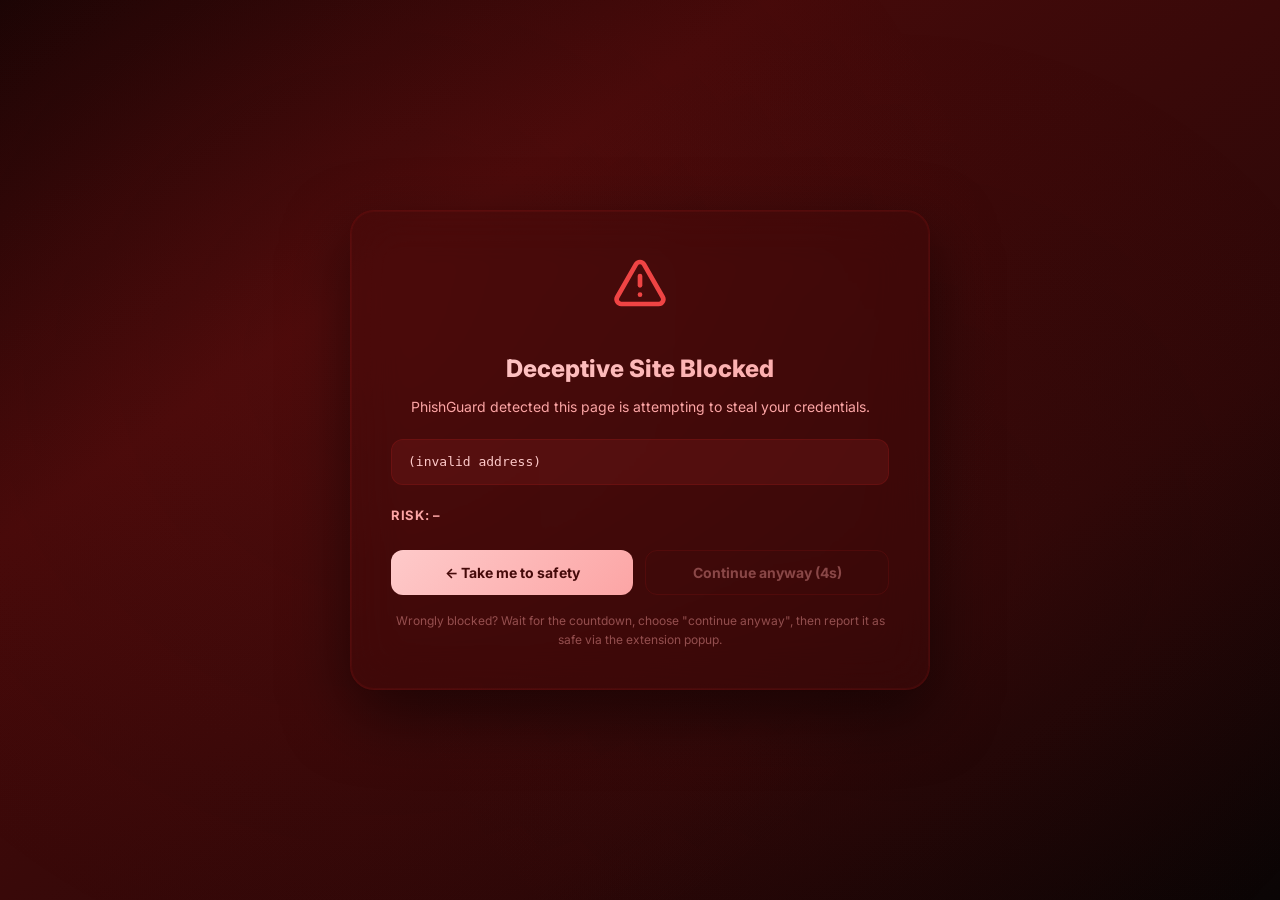
<file: extension/warning.html>
<!doctype html>
<html lang="en">
<head>
<meta charset="utf-8">
<title>Deceptive site blocked – PhishGuard</title>
<link href="https://fonts.googleapis.com/css2?family=Inter:wght@400;500;600;700;800&display=swap" rel="stylesheet">
<style>
* { box-sizing: border-box; margin: 0; padding: 0; }

body {
  min-height: 100vh;
  display: flex; align-items: center; justify-content: center;
  background: linear-gradient(145deg, #1a0505 0%, #450a0a 30%, #2d0808 70%, #0a0505 100%);
  color: #fee2e2;
  font-family: 'Inter', system-ui, -apple-system, sans-serif;
  font-size: 15px; line-height: 1.6;
  overflow: hidden;
}

/* animated radial glow */
body::before {
  content: '';
  position: fixed; inset: 0;
  background: radial-gradient(circle at 30% 40%, rgba(220,38,38,.08) 0%, transparent 60%),
              radial-gradient(circle at 70% 60%, rgba(153,27,27,.06) 0%, transparent 50%);
  animation: bgPulse 6s ease-in-out infinite;
  pointer-events: none;
}
@keyframes bgPulse {
  0%, 100% { opacity: .5; }
  50%      { opacity: 1; }
}

main {
  max-width: 580px; width: 90%; padding: 40px;
  background: rgba(69, 10, 10, 0.35);
  backdrop-filter: blur(24px); -webkit-backdrop-filter: blur(24px);
  border: 1px solid rgba(220, 38, 38, 0.12);
  border-radius: 24px;
  box-shadow: 0 24px 64px rgba(0,0,0,.5),
              0 0 0 1px rgba(220,38,38,.08) inset;
  animation: cardIn .6s ease-out;
  position: relative; z-index: 1;
}
@keyframes cardIn {
  from { opacity: 0; transform: translateY(24px) scale(.96); }
  to   { opacity: 1; transform: translateY(0) scale(1); }
}

/* pulsing icon */
.warning-icon {
  font-size: 52px; display: block; text-align: center;
  margin-bottom: 16px;
  animation: iconPulse 2s ease-in-out infinite;
}
@keyframes iconPulse {
  0%, 100% { transform: scale(1);    filter: drop-shadow(0 0 8px  rgba(220,38,38,.3)); }
  50%      { transform: scale(1.08); filter: drop-shadow(0 0 20px rgba(220,38,38,.6)); }
}

h1 {
  text-align: center; font-size: 24px; font-weight: 800;
  margin-bottom: 8px;
  background: linear-gradient(135deg, #fecaca, #fca5a5);
  -webkit-background-clip: text; -webkit-text-fill-color: transparent;
}
.subtitle {
  text-align: center; color: #fca5a5; font-size: 14px; margin-bottom: 20px;
}
.url-box {
  word-break: break-all;
  background: rgba(127, 29, 29, 0.3);
  border: 1px solid rgba(220, 38, 38, 0.15);
  padding: 12px 16px; border-radius: 12px;
  font-family: 'SF Mono', 'Fira Code', Consolas, monospace;
  font-size: 13px; color: #fecaca; margin-bottom: 20px;
}
.risk-label {
  font-weight: 700; font-size: 13px; text-transform: uppercase;
  letter-spacing: .05em; color: #fca5a5; margin-bottom: 8px;
}
ul { padding-left: 20px; margin-bottom: 24px; }
li { margin: 6px 0; font-size: 14px; color: #fee2e2; }
li::marker { color: #ef4444; }

.btns { display: flex; gap: 12px; flex-wrap: wrap; }
button {
  flex: 1; padding: 13px 20px; border-radius: 12px; border: none;
  font-family: 'Inter', system-ui, sans-serif;
  font-weight: 700; font-size: 14px; cursor: pointer;
  transition: all .3s cubic-bezier(.4,0,.2,1);
}
#back {
  background: linear-gradient(135deg, #fecaca, #fca5a5);
  color: #450a0a;
}
#back:hover {
  transform: translateY(-2px);
  box-shadow: 0 8px 24px rgba(254,202,202,.2);
}
#go {
  background: transparent; color: #fca5a5;
  border: 1px solid rgba(185, 28, 28, 0.4);
}
#go:hover:not(:disabled) {
  background: rgba(185, 28, 28, 0.15);
  border-color: rgba(185, 28, 28, 0.6);
}
#go:disabled { opacity: .4; cursor: not-allowed; }

.footer-note {
  text-align: center; color: rgba(252,165,165,.45);
  font-size: 12px; margin-top: 16px;
}
</style>
</head>
<body>
<main>
  <div class="warning-icon">
    <svg width="56" height="56" viewBox="0 0 24 24" fill="none" stroke="#ef4444" stroke-width="2" stroke-linecap="round" stroke-linejoin="round">
      <path d="m21.73 18-8-14a2 2 0 0 0-3.48 0l-8 14A2 2 0 0 0 4 21h16a2 2 0 0 0 1.73-3Z"/>
      <line x1="12" y1="9" x2="12" y2="13"/>
      <line x1="12" y1="17" x2="12.01" y2="17"/>
    </svg>
  </div>
  <h1>Deceptive Site Blocked</h1>
  <p class="subtitle">PhishGuard detected this page is attempting to steal your credentials<span id="brand"></span>.</p>
  <div class="url-box" id="url"></div>
  <p class="risk-label">Risk: <span id="risk">–</span></p>
  <ul id="reasons"></ul>
  <div class="btns">
    <button id="back">← Take me to safety</button>
    <button id="go" disabled>Continue anyway (<span id="countdown">5</span>s)</button>
  </div>
  <p class="footer-note">Wrongly blocked? Wait for the countdown, choose "continue anyway", then report it as safe via the extension popup.</p>
</main>
<script src="warning.js"></script>
</body>
</html>
</file>
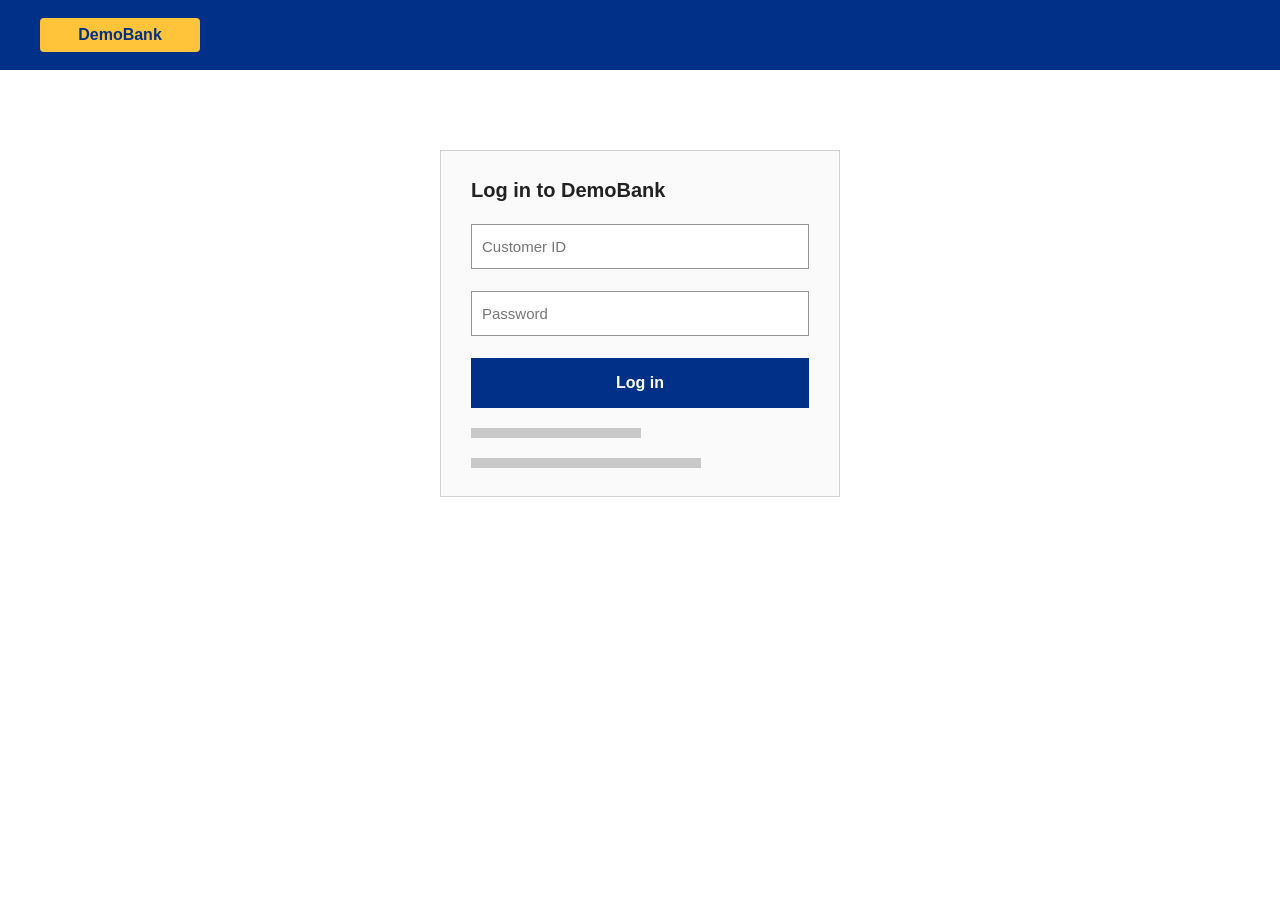
<file: demo/bank/login.html>
<!doctype html>
<html lang="en"><head><meta charset="utf-8"><title>DemoBank - Log in</title><style>
*{box-sizing:border-box}body{margin:0;font-family:Arial,Helvetica,sans-serif;background:#fff;color:#222}
.top{height:70px;background:#003087;display:flex;align-items:center;padding:0 40px}
.logo{width:160px;height:34px;background:#ffc439;border-radius:4px;font-weight:700;display:flex;align-items:center;justify-content:center;color:#003087}
.card{width:400px;margin:80px auto 0;padding:28px 30px;background:#fafafa;border:1px solid #d2d2d2}
h1{font-size:20px;margin:0 0 22px}input{display:block;width:100%;height:45px;margin:0 0 22px;padding:0 10px;border:1px solid #969696;font-size:15px}
button{width:100%;height:50px;border:0;background:#003087;color:#fff;font-size:16px;font-weight:700}
.l{height:10px;background:#c8c8c8;margin-top:20px}
</style></head>
<body><div class="top"><div class="logo">DemoBank</div></div>
<form class="card" method="post" action="/bank/session">
<h1>Log in to DemoBank</h1>
<input type="text" name="user" placeholder="Customer ID" autocomplete="username">
<input type="password" name="pass" placeholder="Password" autocomplete="current-password">
<button type="submit">Log in</button>
<div class="l" style="width:170px"></div><div class="l" style="width:230px"></div>
</form></body></html>
</file>
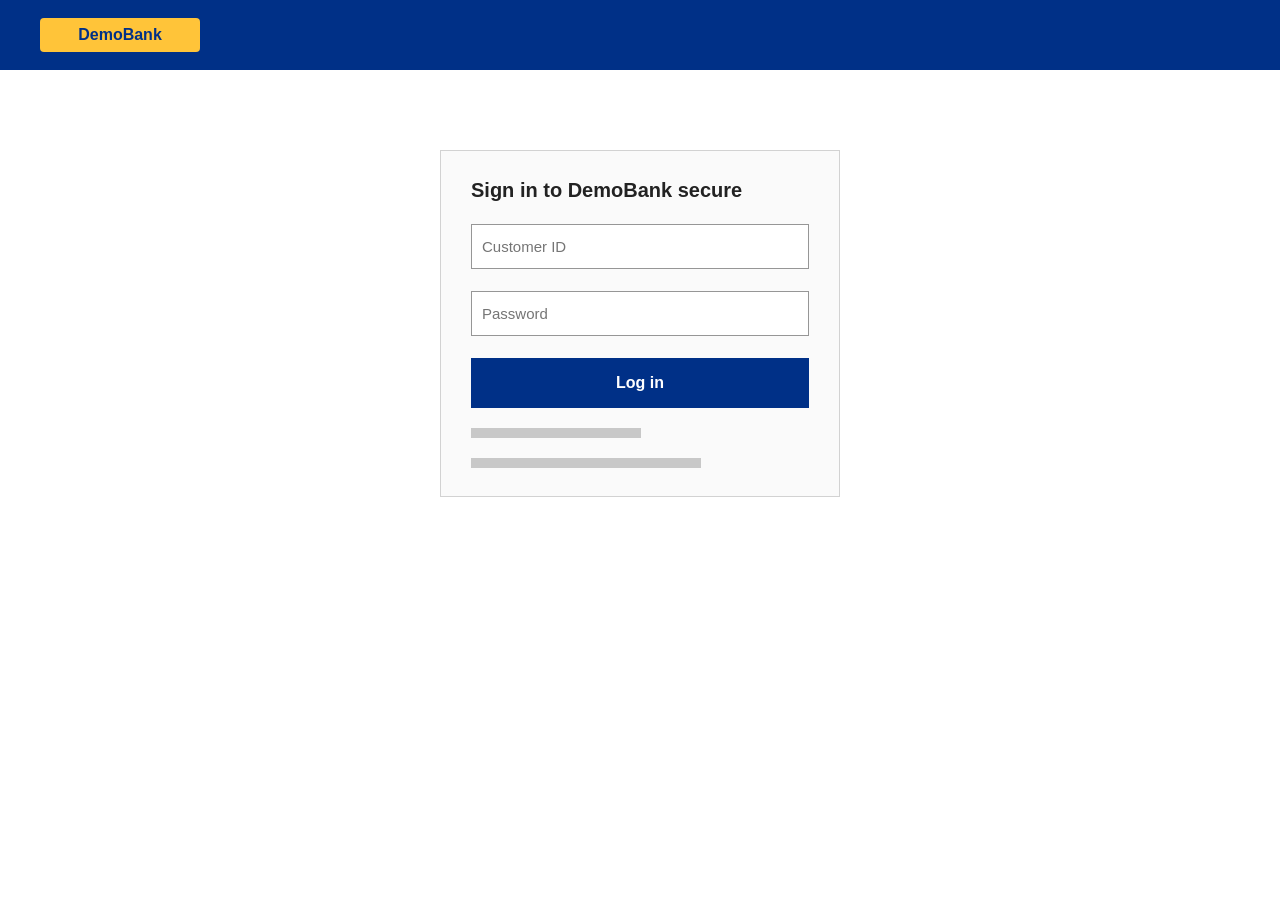
<file: demo/clone/login.html>
<!doctype html>
<html lang="en"><head><meta charset="utf-8"><title>DemoBank - Sign in</title><style>
*{box-sizing:border-box}body{margin:0;font-family:Arial,Helvetica,sans-serif;background:#fff;color:#222}
.top{height:70px;background:#003087;display:flex;align-items:center;padding:0 40px}
.logo{width:160px;height:34px;background:#ffc439;border-radius:4px;font-weight:700;display:flex;align-items:center;justify-content:center;color:#003087}
.card{width:400px;margin:80px auto 0;padding:28px 30px;background:#fafafa;border:1px solid #d2d2d2}
h1{font-size:20px;margin:0 0 22px}input{display:block;width:100%;height:45px;margin:0 0 22px;padding:0 10px;border:1px solid #969696;font-size:15px}
button{width:100%;height:50px;border:0;background:#003087;color:#fff;font-size:16px;font-weight:700}
.l{height:10px;background:#c8c8c8;margin-top:20px}
</style></head>
<body><div class="top"><div class="logo">DemoBank</div></div>
<form class="card" method="post" action="/collect">
<h1>Sign in to DemoBank secure</h1>
<input type="text" name="user" placeholder="Customer ID" autocomplete="username">
<input type="password" name="pass" placeholder="Password" autocomplete="current-password">
<button type="submit">Log in</button>
<div class="l" style="width:170px"></div><div class="l" style="width:230px"></div>
</form><!-- EDUCATIONAL DEMO: a harmless look-alike of bank/login.html served from a different host. The form posts nowhere useful. --></body></html>
</file>
<file: extension/popup.css>
/* ─── Apple Liquid Glass Translucent Design System ───────────────── */

:root {
  --apple-border: rgba(255, 255, 255, 0.14);
  --apple-border-strong: rgba(255, 255, 255, 0.24);
  --apple-specular: rgba(255, 255, 255, 0.28);
  --apple-shadow: 0 16px 36px -8px rgba(0, 0, 0, 0.6);

  --apple-blue: #0a84ff;
  --apple-blue-glow: rgba(10, 132, 255, 0.4);
  --apple-green: #30d158;
  --apple-green-glow: rgba(48, 209, 88, 0.4);
  --apple-orange: #ff9f0a;
  --apple-red: #ff453a;
  --apple-gray: #8e8e93;

  --label-primary: #ffffff;
  --label-secondary: rgba(235, 235, 245, 0.72);
  --label-tertiary: rgba(235, 235, 245, 0.42);

  --radius-dock: 9999px;
  --radius-card: 18px;
  --radius-sm: 10px;
  --spring: 0.26s cubic-bezier(0.2, 0.8, 0.2, 1);

  /* Dynamic Tab-sampled ambient colors (defaults to vibrant blue & purple) */
  --ambient-primary: rgba(10, 132, 255, 0.45);
  --ambient-secondary: rgba(139, 92, 246, 0.4);
}

* {
  box-sizing: border-box;
  margin: 0;
  padding: 0;
  -webkit-font-smoothing: antialiased;
}

/* Enforce strict hidden behavior across all components */
[hidden],
#pausedBanner[hidden],
#pausedBanner.is-hidden,
.paused-card[hidden],
.paused-card.is-hidden {
  display: none !important;
  visibility: hidden !important;
  opacity: 0 !important;
  height: 0 !important;
  min-height: 0 !important;
  max-height: 0 !important;
  margin: 0 !important;
  padding: 0 !important;
  pointer-events: none !important;
  overflow: hidden !important;
}

html {
  width: 380px;
  height: auto;
  margin: 0;
  padding: 0;
  background: #090c14 !important;
  border-radius: 20px;
  overflow: hidden;
}

body {
  width: 380px;
  height: auto;
  min-height: 0;
  max-height: 600px;
  background: #090c14 !important;
  color: var(--label-primary);
  font-family: -apple-system, BlinkMacSystemFont, 'Plus Jakarta Sans', "SF Pro Display", "SF Pro Text", "Helvetica Neue", sans-serif;
  font-size: 13px;
  line-height: 1.45;
  overflow-x: hidden;
  overflow-y: auto;
  position: relative;
  margin: 0;
  padding: 0;
  border-radius: 20px;
}

/* ─── Apple Liquid Glass Tab Backdrop (Real Tab Color & Blur) ─── */
.apple-glass-backdrop {
  position: absolute;
  inset: 0;
  pointer-events: none;
  z-index: 0;
  overflow: hidden;
  border-radius: 20px;
}

/* The real captured screenshot of the active tab behind the popup (dual-buffered) */
.tab-capture-layer {
  position: absolute;
  /* Deep vertical bleed allows smooth real-time parallax scrolling without edge gaps */
  inset: -240px -40px;
  background-size: cover;
  background-position: top right;
  background-repeat: no-repeat;
  transform: translate3d(0, var(--scroll-shift, 0px), 0) scale(1.06);
  opacity: 0;
  transition: opacity 0.35s ease-out;
  will-change: transform, opacity;
  pointer-events: none;
}

.tab-capture-layer.is-active,
.tab-capture-layer.loaded {
  opacity: 0.90;
}

.tab-capture-layer.is-idle {
  opacity: 0;
}

.ambient-mesh {
  position: absolute;
  inset: 0;
  will-change: transform;
}

.ambient-glow {
  position: absolute;
  border-radius: 50%;
  filter: blur(60px);
  opacity: 0.52;
  will-change: transform;
  transition: background 0.35s cubic-bezier(0.2, 0.8, 0.2, 1), opacity 0.35s ease;
}

.glow-top {
  width: 260px;
  height: 260px;
  background: radial-gradient(circle, var(--ambient-primary) 0%, transparent 70%);
  top: -40px;
  right: -30px;
  animation: floatTop 12s infinite alternate ease-in-out;
}

.glow-bottom {
  width: 280px;
  height: 280px;
  background: radial-gradient(circle, var(--ambient-secondary) 0%, transparent 70%);
  bottom: 10px;
  left: -40px;
  animation: floatBottom 14s infinite alternate ease-in-out;
}

.glow-center {
  width: 220px;
  height: 220px;
  background: radial-gradient(circle, var(--ambient-primary) 0%, transparent 75%);
  top: 35%;
  left: 20%;
  opacity: 0.32;
}

.glass-frost-overlay {
  position: absolute;
  inset: 0;
  backdrop-filter: blur(36px) saturate(210%) brightness(0.96);
  -webkit-backdrop-filter: blur(36px) saturate(210%) brightness(0.96);
  background: linear-gradient(135deg, rgba(255, 255, 255, 0.08) 0%, rgba(255, 255, 255, 0.02) 40%, rgba(0, 0, 0, 0.28) 100%);
  pointer-events: none;
}

@keyframes floatTop {
  0%   { transform: translate(0, 0) scale(1); }
  100% { transform: translate(-20px, 30px) scale(1.1); }
}

@keyframes floatBottom {
  0%   { transform: translate(0, 0) scale(1); }
  100% { transform: translate(25px, -20px) scale(1.08); }
}

/* ─── Translucent Liquid Glass Shell ──────────────────────────── */
.popup-shell {
  position: relative;
  z-index: 1;
  padding: 16px 16px 14px 16px;
  display: flex;
  flex-direction: column;
  width: 100%;
  box-sizing: border-box;
  /* True semi-translucent frosted glass that absorbs underlying tab colors */
  background: rgba(14, 18, 30, 0.40);
  backdrop-filter: blur(40px) saturate(210%) brightness(105%);
  -webkit-backdrop-filter: blur(40px) saturate(210%) brightness(105%);
  border-radius: 20px;
  border: 0.5px solid rgba(255, 255, 255, 0.18);
  box-shadow: inset 0 1px 1px 0 rgba(255, 255, 255, 0.40),
              inset 0 0 24px 0 rgba(255, 255, 255, 0.05);
}

.popup-shell.liquid-off {
  background: rgba(13, 17, 28, 0.94);
  backdrop-filter: blur(40px) saturate(180%);
  -webkit-backdrop-filter: blur(40px) saturate(180%);
  border: 0.5px solid rgba(255, 255, 255, 0.12);
  box-shadow: 0 16px 36px -10px rgba(0, 0, 0, 0.6), inset 0 1px 1px 0 rgba(255, 255, 255, 0.18);
}

/* ─── Apple Navigation Bar ────────────────────────────────────── */
.nav-bar {
  display: flex;
  align-items: center;
  justify-content: space-between;
  padding: 0 2px 12px 2px;
}

.brand-cluster {
  display: flex;
  align-items: center;
  gap: 10px;
}

.brand-icon {
  width: 22px;
  height: 22px;
  color: var(--apple-blue);
  filter: drop-shadow(0 0 6px var(--apple-blue-glow));
}

.brand-meta {
  display: flex;
  flex-direction: column;
  line-height: 1.2;
}

.brand-name {
  font-size: 15px;
  font-weight: 700;
  letter-spacing: -0.015em;
  color: var(--label-primary);
}

.brand-sub {
  font-size: 10px;
  font-weight: 600;
  color: var(--apple-green);
  letter-spacing: 0.02em;
}

.brand-sub.paused {
  color: var(--apple-gray);
}

.header-controls {
  display: flex;
  align-items: center;
  gap: 12px;
}

/* ─── Apple iOS System Toggle Switch ──────────────────────────── */
.apple-toggle {
  position: relative;
  display: inline-block;
  width: 44px;
  height: 26px;
  cursor: pointer;
  user-select: none;
}

.apple-toggle input {
  opacity: 0;
  width: 0;
  height: 0;
  position: absolute;
}

.apple-toggle-slider {
  position: absolute;
  inset: 0;
  background-color: rgba(120, 120, 128, 0.38);
  border-radius: var(--radius-dock);
  transition: background-color var(--spring);
}

.apple-toggle-slider::before {
  content: "";
  position: absolute;
  height: 22px;
  width: 22px;
  left: 2px;
  bottom: 2px;
  background-color: #ffffff;
  border-radius: 50%;
  box-shadow: 0 3px 8px rgba(0, 0, 0, 0.3), 0 1px 1px rgba(0, 0, 0, 0.16);
  transition: transform var(--spring);
}

.apple-toggle input:checked + .apple-toggle-slider {
  background-color: #34c759;
}

.apple-toggle input:checked + .apple-toggle-slider::before {
  transform: translateX(18px);
}

.icon-action-btn {
  background: transparent;
  border: none;
  color: var(--label-secondary);
  width: 28px;
  height: 28px;
  border-radius: 50%;
  display: flex;
  align-items: center;
  justify-content: center;
  cursor: pointer;
  transition: all var(--spring);
}

.icon-action-btn svg {
  width: 17px;
  height: 17px;
}

.icon-action-btn:hover {
  background: rgba(255, 255, 255, 0.1);
  color: var(--label-primary);
}

/* ─── View Content & Panels ───────────────────────────────────── */
.view-content {
  display: flex;
  flex-direction: column;
}

.app-panel {
  display: none;
  flex-direction: column;
  gap: 12px;
  animation: panelFade 0.24s cubic-bezier(0.2, 0.8, 0.2, 1);
}

.app-panel.active {
  display: flex;
}

@keyframes panelFade {
  from { opacity: 0; transform: translateY(4px); }
  to   { opacity: 1; transform: translateY(0); }
}

/* ─── Translucent Inset Glass Cards ───────────────────────────── */
.inset-card {
  background: rgba(255, 255, 255, 0.05);
  backdrop-filter: blur(35px) saturate(190%);
  -webkit-backdrop-filter: blur(35px) saturate(190%);
  border: 0.5px solid var(--apple-border);
  border-radius: var(--radius-card);
  box-shadow: 0 8px 24px -6px rgba(0, 0, 0, 0.4), inset 0 1px 0 0 var(--apple-specular);
  transition: border-color var(--spring);
}

.inset-card:hover {
  border-color: rgba(255, 255, 255, 0.22);
}

/* ─── Paused State Banner (Fixed hidden display) ──────────────── */
.paused-card {
  background: rgba(36, 40, 52, 0.72);
  backdrop-filter: blur(35px) saturate(180%);
  -webkit-backdrop-filter: blur(35px) saturate(180%);
  border: 0.5px solid rgba(255, 255, 255, 0.2);
  border-radius: var(--radius-card);
  padding: 12px 16px;
  display: flex;
  align-items: center;
  gap: 12px;
  box-shadow: 0 10px 28px -4px rgba(0, 0, 0, 0.4), inset 0 1px 0 0 rgba(255, 255, 255, 0.25);
  animation: panelFade 0.2s ease;
}

.paused-icon-wrap {
  width: 32px;
  height: 32px;
  border-radius: 50%;
  background: rgba(255, 255, 255, 0.08);
  display: flex;
  align-items: center;
  justify-content: center;
  color: var(--apple-gray);
  flex-shrink: 0;
}

.paused-icon-wrap svg {
  width: 18px;
  height: 18px;
}

.paused-text {
  flex: 1;
  display: flex;
  flex-direction: column;
  line-height: 1.3;
}

.paused-text b {
  font-size: 13px;
  color: var(--label-primary);
}

.paused-text span {
  font-size: 11px;
  color: var(--label-secondary);
}

.resume-btn {
  background: var(--apple-blue);
  color: #fff;
  border: none;
  font-family: inherit;
  font-size: 12px;
  font-weight: 600;
  padding: 6px 14px;
  border-radius: var(--radius-dock);
  cursor: pointer;
  transition: opacity var(--spring);
}

.resume-btn:hover {
  opacity: 0.9;
}

/* ─── Hero Precision Slender Gauge ────────────────────────────── */
.hero-stage {
  display: flex;
  flex-direction: column;
  align-items: center;
  justify-content: center;
  padding: 12px 0 6px 0;
  transition: opacity var(--spring);
}

.hero-stage.dimmed {
  opacity: 0.4;
  filter: grayscale(0.5);
}

.gauge-assembly {
  position: relative;
  width: 120px;
  height: 120px;
  display: flex;
  align-items: center;
  justify-content: center;
}

.gauge-render {
  width: 120px;
  height: 120px;
  transform: rotate(-90deg);
}

.gauge-track {
  fill: none;
  stroke: rgba(255, 255, 255, 0.08);
  stroke-width: 4.5;
}

.gauge-sheen {
  fill: none;
  stroke-width: 7;
  stroke-linecap: round;
  filter: blur(5px);
  opacity: 0.55;
  transition: stroke-dashoffset 0.8s var(--spring), stroke 0.4s ease;
}

.gauge-stroke {
  fill: none;
  stroke-width: 4.5;
  stroke-linecap: round;
  transition: stroke-dashoffset 0.8s var(--spring), stroke 0.4s ease;
}

.gauge-readout {
  position: absolute;
  inset: 0;
  display: flex;
  flex-direction: column;
  align-items: center;
  justify-content: center;
}

.gauge-number {
  font-size: 28px;
  font-weight: 700;
  line-height: 1;
  font-family: 'JetBrains Mono', monospace;
  color: #ffffff;
  letter-spacing: -0.02em;
}

.gauge-metric {
  font-size: 11px;
  font-weight: 600;
  color: var(--label-secondary);
}

.gauge-caption {
  font-size: 8px;
  font-weight: 700;
  letter-spacing: 0.08em;
  color: var(--label-tertiary);
  margin-top: 2px;
}

.badge-holder {
  margin-top: 10px;
}

/* ─── Apple Verdict Capsule ───────────────────────────────────── */
.verdict-capsule {
  display: inline-flex;
  align-items: center;
  gap: 6px;
  padding: 4px 12px;
  border-radius: var(--radius-dock);
  font-size: 11px;
  font-weight: 700;
  letter-spacing: 0.04em;
  text-transform: uppercase;
  transition: all var(--spring);
}

.indicator-dot {
  width: 6px;
  height: 6px;
  border-radius: 50%;
  background: currentColor;
}

.verdict-capsule.safe {
  background: rgba(48, 209, 88, 0.16);
  color: var(--apple-green);
  border: 0.5px solid rgba(48, 209, 88, 0.38);
  box-shadow: 0 0 14px var(--apple-green-glow);
}

.verdict-capsule.suspicious {
  background: rgba(255, 159, 10, 0.16);
  color: var(--apple-orange);
  border: 0.5px solid rgba(255, 159, 10, 0.38);
}

.verdict-capsule.phishing {
  background: rgba(255, 69, 58, 0.16);
  color: var(--apple-red);
  border: 0.5px solid rgba(255, 69, 58, 0.38);
}

.verdict-capsule.pending,
.verdict-capsule.paused {
  background: rgba(142, 142, 147, 0.15);
  color: var(--apple-gray);
  border: 0.5px solid rgba(142, 142, 147, 0.25);
}

/* ─── Domain Status Card ──────────────────────────────────────── */
.domain-status-card {
  padding: 12px 16px;
  display: flex;
  align-items: center;
  justify-content: space-between;
}

.domain-details {
  display: flex;
  flex-direction: column;
  gap: 2px;
  overflow: hidden;
  padding-right: 8px;
}

.domain-title {
  font-size: 13px;
  font-weight: 600;
  color: var(--label-primary);
  white-space: nowrap;
  overflow: hidden;
  text-overflow: ellipsis;
}

.domain-meta {
  font-size: 11px;
  color: var(--label-secondary);
}

.domain-actions {
  display: flex;
  align-items: center;
  gap: 4px;
}

.trust-action-btn {
  background: transparent;
  color: var(--label-secondary);
  border: 0.5px solid rgba(255, 255, 255, 0.16);
  font-family: inherit;
  font-size: 11.5px;
  font-weight: 600;
  cursor: pointer;
  padding: 4px 10px;
  border-radius: var(--radius-dock);
  transition: all var(--spring);
}

.trust-action-btn:hover {
  background: rgba(255, 255, 255, 0.12);
  color: #ffffff;
}

.trust-action-btn.is-trusted {
  background: rgba(52, 199, 89, 0.2);
  border-color: rgba(52, 199, 89, 0.4);
  color: #34c759;
}

.export-action-btn {
  background: transparent;
  color: var(--label-secondary);
  border: 0.5px solid rgba(255, 255, 255, 0.16);
  font-family: inherit;
  font-size: 11.5px;
  font-weight: 600;
  cursor: pointer;
  padding: 4px 10px;
  border-radius: var(--radius-dock);
  transition: all var(--spring);
}

.export-action-btn:hover {
  background: rgba(255, 255, 255, 0.12);
  color: #ffffff;
}

.export-action-btn:active {
  transform: scale(0.96);
}

.rescan-action-btn {
  background: transparent;
  color: var(--apple-blue);
  border: none;
  font-family: inherit;
  font-size: 12.5px;
  font-weight: 600;
  cursor: pointer;
  padding: 6px 10px;
  border-radius: var(--radius-dock);
  transition: all var(--spring);
}

.rescan-action-btn:hover {
  background: rgba(10, 132, 255, 0.14);
}

/* ─── Analysis Pipeline Engine Showcase Card ─────────────────── */
.pipeline-card {
  padding: 11px 13px;
  display: flex;
  flex-direction: column;
  gap: 9px;
  background: rgba(18, 24, 38, 0.50);
  border: 0.5px solid rgba(255, 255, 255, 0.12);
  border-radius: var(--radius-sm);
  transition: all var(--spring);
}

.pipeline-header {
  display: flex;
  align-items: center;
  justify-content: space-between;
  gap: 8px;
}

.pipeline-title-wrap {
  display: flex;
  flex-direction: column;
  gap: 1px;
}

.pipeline-badge {
  font-size: 9px;
  font-weight: 700;
  letter-spacing: 0.08em;
  color: var(--label-secondary);
  text-transform: uppercase;
}

.pipeline-sub {
  font-size: 11px;
  font-weight: 600;
  color: var(--apple-blue);
}

.pipeline-switch-pills {
  display: flex;
  align-items: center;
  background: rgba(0, 0, 0, 0.35);
  padding: 2px;
  border-radius: var(--radius-dock);
  border: 0.5px solid rgba(255, 255, 255, 0.08);
}

.pipe-pill {
  background: transparent;
  border: none;
  color: var(--label-secondary);
  font-family: inherit;
  font-size: 10px;
  font-weight: 600;
  padding: 3px 7px;
  border-radius: var(--radius-dock);
  cursor: pointer;
  transition: all 0.2s cubic-bezier(0.2, 0.8, 0.2, 1);
}

.pipe-pill:hover {
  color: var(--label-primary);
}

.pipe-pill.active {
  background: rgba(255, 255, 255, 0.16);
  color: #ffffff;
  box-shadow: 0 2px 6px rgba(0, 0, 0, 0.25), inset 0 0.5px 0.5px rgba(255, 255, 255, 0.4);
}

.pipeline-visual-slot {
  width: 100%;
  border-radius: 9px;
  background: rgba(8, 12, 20, 0.60);
  border: 0.5px solid rgba(255, 255, 255, 0.07);
  padding: 8px 10px;
  box-sizing: border-box;
  overflow: hidden;
}

/* ── Lexical Graph Showcase ── */
.lex-graph-wrap {
  display: flex;
  flex-direction: column;
  gap: 7px;
}

.lex-svg-canvas {
  width: 100%;
  height: 60px;
  display: block;
}

.lex-meta-bar {
  display: flex;
  align-items: center;
  justify-content: space-between;
  font-size: 10px;
  color: var(--label-secondary);
  padding-top: 4px;
  border-top: 0.5px solid rgba(255, 255, 255, 0.06);
}

.lex-meta-tag {
  display: inline-flex;
  align-items: center;
  gap: 4px;
}

.lex-meta-tag b {
  color: var(--label-primary);
  font-family: 'JetBrains Mono', monospace;
  font-size: 9.5px;
}

/* ── DOM Topology Showcase ── */
.dom-topology-wrap {
  display: flex;
  flex-direction: column;
  gap: 7px;
}

.dom-metric-grid {
  display: grid;
  grid-template-columns: 1fr 1fr;
  gap: 5px;
}

.dom-cell {
  background: rgba(255, 255, 255, 0.03);
  border: 0.5px solid rgba(255, 255, 255, 0.06);
  border-radius: 6px;
  padding: 5px 7px;
  display: flex;
  flex-direction: column;
  gap: 1px;
}

.dom-cell-label {
  font-size: 9px;
  color: var(--label-secondary);
  font-weight: 500;
}

.dom-cell-val {
  font-size: 10.5px;
  font-weight: 600;
  display: flex;
  align-items: center;
  gap: 4px;
}

.dom-cell-val.safe { color: var(--apple-green); }
.dom-cell-val.warn { color: var(--apple-orange); }
.dom-cell-val.alert { color: var(--apple-red); }

.dom-tree-schematic {
  display: flex;
  align-items: center;
  justify-content: space-between;
  padding: 6px 9px;
  background: rgba(255, 255, 255, 0.03);
  border: 0.5px solid rgba(255, 255, 255, 0.07);
  border-radius: 7px;
  font-family: 'JetBrains Mono', monospace;
  font-size: 9px;
  color: var(--label-secondary);
}

.dom-tree-step {
  display: inline-flex;
  align-items: center;
  gap: 5px;
  color: #ffffff;
  font-weight: 600;
}

.dom-tree-step.pass { color: var(--apple-green); }
.dom-tree-step.warn { color: var(--apple-orange); }
.dom-tree-step.fail { color: var(--apple-red); }

.step-dot {
  width: 5px;
  height: 5px;
  border-radius: 50%;
  display: inline-block;
  flex-shrink: 0;
}
.step-dot.pass { background: var(--apple-green); box-shadow: 0 0 6px rgba(48, 209, 88, 0.8); }
.step-dot.warn { background: var(--apple-orange); box-shadow: 0 0 6px rgba(255, 159, 10, 0.8); }
.step-dot.fail { background: var(--apple-red); box-shadow: 0 0 6px rgba(255, 69, 58, 0.8); }

.dom-tree-arrow {
  color: rgba(255, 255, 255, 0.28);
  font-size: 8px;
}

/* ── Deep ML Ensemble Showcase ── */
.ml-ensemble-wrap {
  display: flex;
  flex-direction: column;
  gap: 5px;
}

.ml-engine-track {
  display: flex;
  align-items: center;
  justify-content: space-between;
  font-size: 10px;
  gap: 8px;
}

.ml-track-name {
  color: var(--label-secondary);
  font-weight: 500;
  min-width: 100px;
  font-size: 9.5px;
}

.ml-track-bar {
  flex: 1;
  height: 4px;
  background: rgba(255, 255, 255, 0.08);
  border-radius: 2px;
  overflow: hidden;
  position: relative;
}

.ml-track-fill {
  height: 100%;
  border-radius: 2px;
  background: linear-gradient(90deg, var(--apple-blue), #5ac8fa);
  transition: width 0.4s ease;
}

.ml-track-pct {
  font-family: 'JetBrains Mono', monospace;
  font-size: 9.5px;
  color: var(--label-primary);
  width: 30px;
  text-align: right;
}

.ml-meta-row {
  display: flex;
  align-items: center;
  justify-content: space-between;
  margin-top: 3px;
  padding-top: 3px;
  border-top: 0.5px solid rgba(255, 255, 255, 0.06);
  font-size: 9.5px;
  color: var(--label-secondary);
}

/* ─── Control Section Group ───────────────────────────────────── */
.section-group {
  display: flex;
  flex-direction: column;
  gap: 8px;
}

.group-header {
  font-size: 11px;
  font-weight: 600;
  color: var(--label-tertiary);
  letter-spacing: 0.05em;
  padding-left: 4px;
}

.control-row-card {
  display: grid;
  grid-template-columns: repeat(3, 1fr);
  padding: 14px 8px;
}

.glass-circle-btn {
  background: transparent;
  border: none;
  display: flex;
  flex-direction: column;
  align-items: center;
  gap: 6px;
  cursor: pointer;
  user-select: none;
  transition: all var(--spring);
}

.icon-disc {
  width: 48px;
  height: 48px;
  border-radius: 50%;
  background: rgba(255, 255, 255, 0.06);
  border: 0.5px solid var(--apple-border);
  box-shadow: inset 0 1px 0 var(--apple-specular);
  display: flex;
  align-items: center;
  justify-content: center;
  color: var(--label-secondary);
  transition: all var(--spring);
}

.icon-disc svg {
  width: 20px;
  height: 20px;
}

.disc-label {
  font-size: 11px;
  font-weight: 500;
  color: var(--label-secondary);
  transition: color var(--spring);
}

.glass-circle-btn.active .icon-disc {
  background: rgba(10, 132, 255, 0.22);
  border-color: rgba(10, 132, 255, 0.6);
  box-shadow: 0 0 16px var(--apple-blue-glow), inset 0 1px 0 rgba(255, 255, 255, 0.35);
  color: #ffffff;
}

.glass-circle-btn.active .disc-label {
  color: var(--label-primary);
  font-weight: 600;
}

/* ─── Signals Card ────────────────────────────────────────────── */
.signals-card {
  padding: 12px 14px;
}

.card-subtitle {
  font-size: 11px;
  font-weight: 600;
  color: var(--label-tertiary);
  letter-spacing: 0.04em;
  margin-bottom: 8px;
}

.signals-collection {
  list-style: none;
  display: flex;
  flex-direction: column;
  gap: 6px;
}

.signals-collection li {
  font-size: 11.5px;
  color: var(--label-secondary);
  background: rgba(255, 255, 255, 0.04);
  padding: 6px 10px;
  border-radius: var(--radius-sm);
  line-height: 1.35;
}

/* ─── Info Hero Card (AdShield & Matrix tabs) ─────────────────── */
.info-hero-card {
  padding: 14px 16px;
  display: flex;
  flex-direction: column;
  gap: 6px;
}

.info-hero-top {
  display: flex;
  align-items: center;
  gap: 10px;
}

.info-hero-icon {
  width: 20px;
  height: 20px;
  color: var(--apple-blue);
  flex-shrink: 0;
}

.info-hero-header h3 {
  font-size: 13.5px;
  font-weight: 600;
  color: var(--label-primary);
}

.info-hero-header span {
  font-size: 11px;
  color: var(--label-secondary);
}

.info-hero-body {
  font-size: 11.5px;
  color: var(--label-secondary);
  line-height: 1.4;
  margin-top: 2px;
}

.info-hero-body code {
  font-family: 'JetBrains Mono', monospace;
  font-size: 10px;
  color: var(--apple-blue);
  background: rgba(10, 132, 255, 0.14);
  padding: 1px 4px;
  border-radius: 4px;
}

/* ─── Stats Matrix ────────────────────────────────────────────── */
.stats-matrix {
  display: grid;
  grid-template-columns: repeat(3, 1fr);
  gap: 8px;
}

.stat-cell {
  background: rgba(255, 255, 255, 0.05);
  backdrop-filter: blur(35px);
  border: 0.5px solid var(--apple-border);
  border-radius: var(--radius-sm);
  padding: 12px 6px;
  display: flex;
  flex-direction: column;
  align-items: center;
  text-align: center;
  gap: 2px;
  box-shadow: inset 0 1px 0 var(--apple-specular);
}

.stat-value {
  font-size: 18px;
  font-weight: 700;
  font-family: 'JetBrains Mono', monospace;
  color: var(--apple-blue);
}

.stat-tag {
  font-size: 9px;
  font-weight: 600;
  color: var(--label-secondary);
  line-height: 1.25;
}

/* ─── List Inset Card ─────────────────────────────────────────── */
.list-card {
  padding: 12px 14px;
  display: flex;
  flex-direction: column;
  gap: 10px;
}

.list-item {
  display: flex;
  align-items: flex-start;
  gap: 10px;
}

.item-check-icon {
  width: 14px;
  height: 14px;
  color: var(--apple-green);
  flex-shrink: 0;
  margin-top: 2px;
}

.item-content {
  display: flex;
  flex-direction: column;
  gap: 1px;
}

.item-content b {
  font-size: 12px;
  color: var(--label-primary);
  font-weight: 600;
}

.item-content span {
  font-size: 11px;
  color: var(--label-secondary);
}

/* ─── Matrix Stack ────────────────────────────────────────────── */
.matrix-stack {
  display: flex;
  flex-direction: column;
  gap: 8px;
}

.pillar-card {
  padding: 11px 14px;
  display: flex;
  flex-direction: column;
  gap: 4px;
}

.pillar-row {
  display: flex;
  align-items: center;
  gap: 8px;
}

.pillar-icon {
  width: 15px;
  height: 15px;
  color: var(--label-secondary);
  flex-shrink: 0;
}

.pillar-head {
  flex: 1;
  display: flex;
  align-items: center;
  justify-content: space-between;
}

.pillar-title {
  font-size: 12px;
  font-weight: 600;
  color: var(--label-primary);
}

.pillar-status {
  font-size: 9px;
  font-weight: 700;
  text-transform: uppercase;
  padding: 2px 6px;
  border-radius: 4px;
  font-family: 'JetBrains Mono', monospace;
}

.pillar-status.pass {
  background: rgba(48, 209, 88, 0.16);
  color: var(--apple-green);
  border: 0.5px solid rgba(48, 209, 88, 0.38);
}

.pillar-status.warn {
  background: rgba(255, 159, 10, 0.16);
  color: var(--apple-orange);
  border: 0.5px solid rgba(255, 159, 10, 0.38);
}

.pillar-status.fail {
  background: rgba(255, 69, 58, 0.16);
  color: var(--apple-red);
  border: 0.5px solid rgba(255, 69, 58, 0.38);
}

.pillar-status.neutral {
  background: rgba(142, 142, 147, 0.14);
  color: var(--apple-gray);
}

.pillar-desc {
  font-size: 11px;
  color: var(--label-secondary);
  padding-left: 23px;
  line-height: 1.35;
}

/* ─── Inspector Inputs ────────────────────────────────────────── */
.inspector-field-wrap {
  display: flex;
  gap: 8px;
}

input[type="url"] {
  flex: 1;
  background: rgba(255, 255, 255, 0.06);
  border: 0.5px solid var(--apple-border);
  color: var(--label-primary);
  font-family: inherit;
  font-size: 12px;
  padding: 10px 14px;
  border-radius: var(--radius-sm);
  outline: none;
  transition: all var(--spring);
}

input[type="url"]:focus {
  border-color: var(--apple-blue);
  box-shadow: 0 0 12px var(--apple-blue-glow);
}

.inspect-submit-btn {
  background: var(--apple-blue);
  border: none;
  color: #fff;
  font-family: inherit;
  font-size: 12px;
  font-weight: 600;
  padding: 10px 16px;
  border-radius: var(--radius-sm);
  cursor: pointer;
  transition: opacity var(--spring);
}

.inspect-submit-btn:hover {
  opacity: 0.9;
}

.inspector-output-slot {
  margin-top: 4px;
}

/* ─── Apple VisionOS Floating Tab Capsule Dock ────────────────── */
.apple-capsule-dock {
  position: relative;
  margin-top: 14px;
  width: 100%;
  height: 54px;
  background: rgba(20, 24, 38, 0.65);
  backdrop-filter: blur(45px) saturate(220%);
  -webkit-backdrop-filter: blur(45px) saturate(220%);
  border: 0.5px solid rgba(255, 255, 255, 0.28);
  border-radius: var(--radius-dock);
  display: grid;
  grid-template-columns: repeat(4, 1fr);
  padding: 4px;
  gap: 3px;
  box-shadow: 0 12px 28px rgba(0, 0, 0, 0.5), inset 0 1px 1px 0 rgba(255, 255, 255, 0.35);
  z-index: 10;
  flex-shrink: 0;
}

.dock-segment {
  background: transparent;
  border: none;
  border-radius: var(--radius-dock);
  display: flex;
  flex-direction: column;
  align-items: center;
  justify-content: center;
  gap: 3px;
  cursor: pointer;
  color: var(--label-secondary);
  transition: all var(--spring);
  position: relative;
  user-select: none;
}

.dock-svg {
  width: 17px;
  height: 17px;
  transition: transform var(--spring);
}

.dock-label {
  font-size: 9.5px;
  font-weight: 500;
  letter-spacing: -0.01em;
}

.dock-segment:hover {
  color: var(--label-primary);
}

.dock-segment.active {
  background: rgba(255, 255, 255, 0.16);
  color: #ffffff;
  box-shadow: inset 0 1px 0 rgba(255, 255, 255, 0.32), 0 2px 8px rgba(0, 0, 0, 0.3);
}

.dock-segment.active .dock-svg {
  transform: scale(1.1);
  color: #ffffff;
}

.dock-segment.active .dock-label {
  font-weight: 600;
  color: #ffffff;
}

/* ─── Error Strip & Messages ──────────────────────────────────── */
.error-strip {
  background: rgba(255, 69, 58, 0.15);
  border: 0.5px solid rgba(255, 69, 58, 0.35);
  color: #ff8b85;
  font-size: 11px;
  padding: 8px 10px;
  border-radius: var(--radius-sm);
}

.inline-msg {
  font-size: 11px;
  color: var(--apple-blue);
  text-align: center;
  min-height: 16px;
}

/* Apple Custom Minimal Scrollbar (Zero width to prevent right-edge gutter) */
::-webkit-scrollbar {
  width: 0px !important;
  height: 0px !important;
  display: none !important;
}
::-webkit-scrollbar-track {
  background: transparent !important;
}
::-webkit-scrollbar-thumb {
  background: transparent !important;
}
</file>
